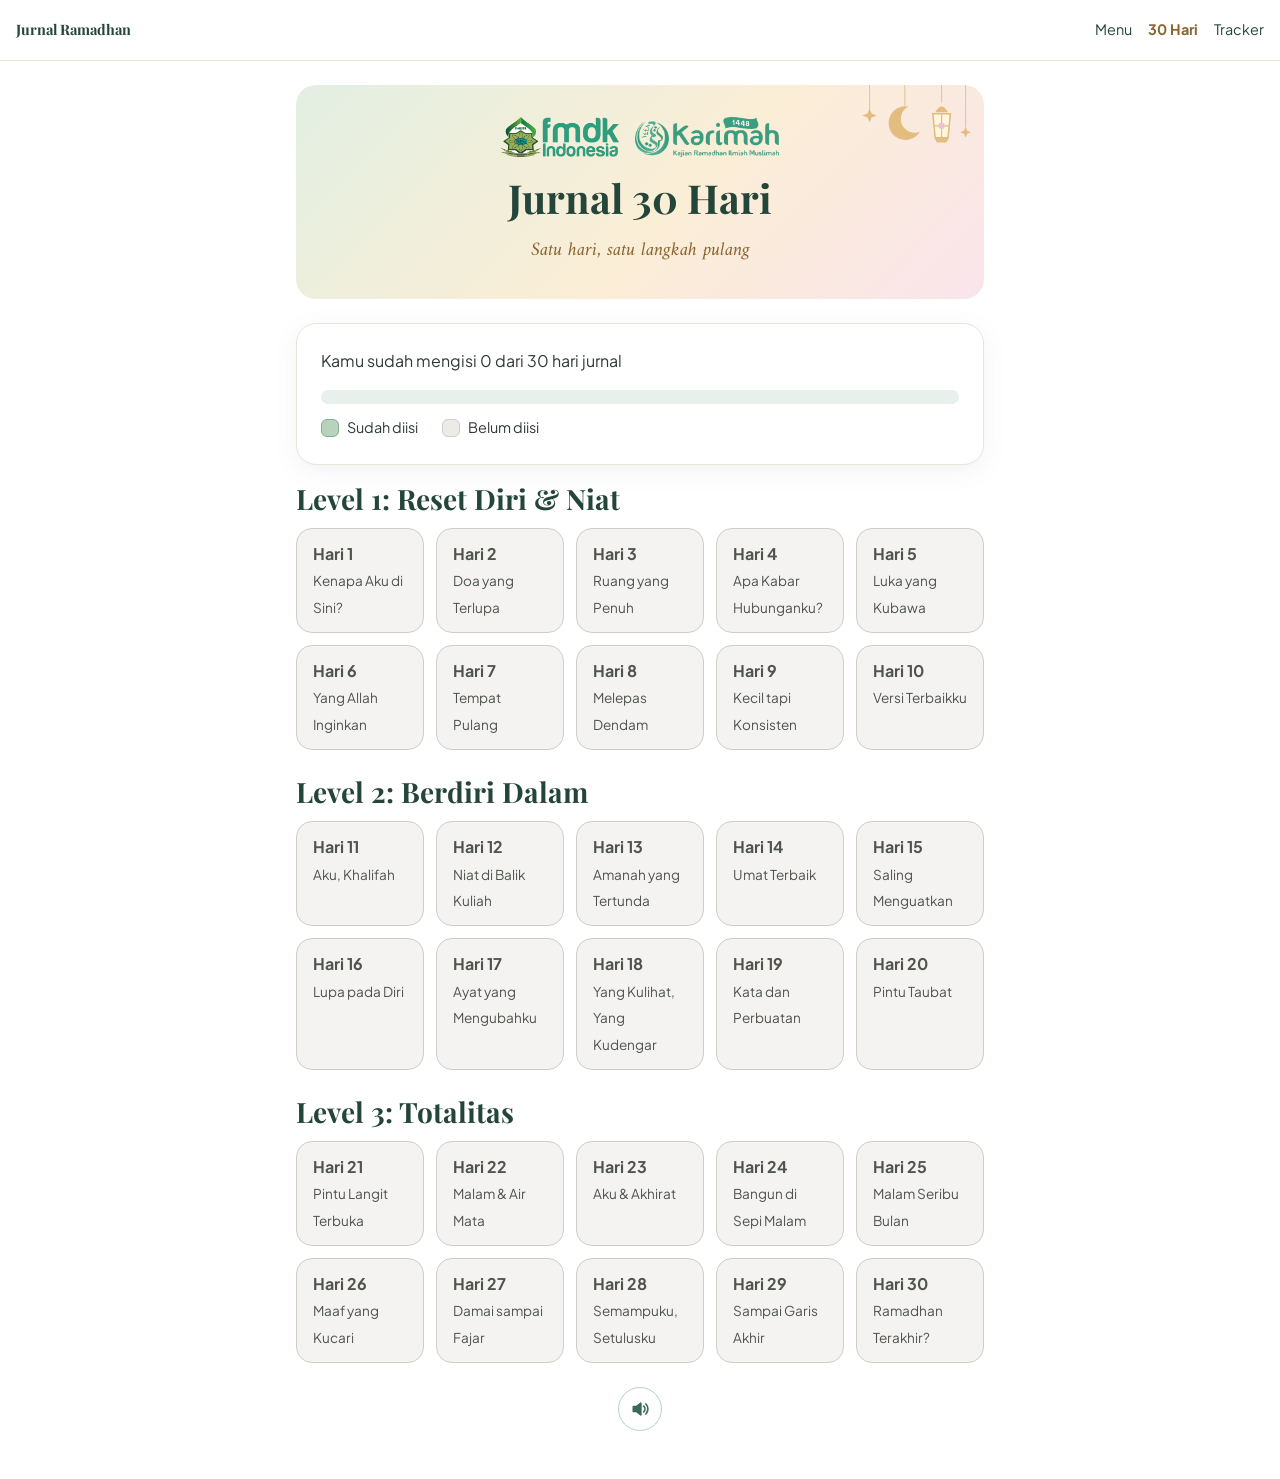
<file: jurnal/index.html>
<!DOCTYPE html>
<html lang="id">
<head>
  <meta charset="UTF-8">
  <meta name="viewport" content="width=device-width, initial-scale=1, viewport-fit=cover">
  <title>Jurnal 30 Hari | Jurnal Ramadhan 1448 H</title>
  <meta name="theme-color" content="#ffffff">
  <link rel="stylesheet" href="../style.css">
  <link rel="stylesheet" href="../print.css">
  <style>
    /* Gaya khusus daftar 30 hari */
    .keterangan {
      display: flex;
      flex-wrap: wrap;
      gap: var(--space-2) var(--space-5);
      margin: var(--space-3) 0 0;
      font-size: 0.9rem;
    }

    .keterangan span { display: inline-flex; align-items: center; gap: var(--space-2); }

    .keterangan i {
      width: 18px;
      height: 18px;
      border-radius: 6px;
      background: #ecebe8;
      border: 1.5px solid #cfcdc7;
    }

    .keterangan .contoh-terisi { border-color: #86ae92; background: var(--sage); }

    .daftar {
      display: grid;
      grid-template-columns: repeat(auto-fill, minmax(140px, 1fr));
      gap: var(--space-3);
      margin: 0 0 var(--space-5);
      padding: 0;
      list-style: none;
    }

    @media (min-width: 720px) {
      .daftar { grid-template-columns: repeat(5, 1fr); }
    }

    /* Belum diisi: abu-abu */
    .tombol-hari {
      display: block;
      height: 100%;
      min-height: 72px;
      padding: var(--space-3) var(--space-4);
      border: 1.5px solid #cfcdc7;
      border-radius: 16px;
      background: #f4f3f1;
      color: #4f544f;
      text-decoration: none;
    }

    .tombol-hari:hover { border-color: var(--green-mid); }
    .tombol-hari strong { display: block; }
    .tombol-hari small { font-size: 0.85rem; }

    /* Sudah diisi: hijau dan bertanda centang */
    .tombol-hari.terisi {
      border-color: #86ae92;
      background: var(--sage);
      color: var(--green-deep);
    }

    .tombol-hari.terisi strong::after { content: " \2713"; }

    @media print {
      .daftar { grid-template-columns: repeat(5, 1fr); gap: 1.5mm; margin-bottom: 3mm; }
      .tombol-hari { min-height: 0; padding: 1.5mm; font-size: 7.5pt; border-radius: 2mm; }
      .tombol-hari small { display: block; font-size: 6.5pt; line-height: 1.25; }
      .card { padding: 2.5mm 3mm; margin-bottom: 3mm; }
      .card p { margin: 0 0 1mm; font-size: 8.5pt; }
      .card .keterangan { margin: 1.5mm 0 0; }
      h2 { margin-bottom: 1.5mm; font-size: 11pt; }
    }
  </style>
</head>
<body>
  <nav class="nav-bar" aria-label="Navigasi utama">
    <a class="nav-title" href="../index.html">Jurnal Ramadhan</a>
    <a href="../menu.html">Menu</a>
    <a href="index.html" aria-current="page">30 Hari</a>
    <a href="../tracker.html">Tracker</a>
  </nav>

  <main class="page">
    <header class="page-header page-header-hias">
      <div class="logo-bar">
        <img src="../assets/logo-fmdki.png" alt="Logo FMDKI">
        <img src="../assets/logo-karimah.png" alt="Logo KARIMAH">
      </div>
      <h1>Jurnal 30 Hari</h1>
      <p class="quote">Satu hari, satu langkah pulang</p>
    </header>

    <section class="card">
      <p id="teksProgres"></p>
      <progress class="progress" id="batangProgres" value="0" max="30" aria-labelledby="teksProgres"></progress>
      <p class="keterangan">
        <span><i class="contoh-terisi"></i>Sudah diisi</span>
        <span><i></i>Belum diisi</span>
      </p>
    </section>

    <!-- Daftar per level dibuat JavaScript -->
    <div id="semuaLevel"></div>
  </main>

  <script src="../transisi.js"></script>
  <script src="data.js"></script>
  <script src="../storage.js"></script>
  <script>
    const tempat = document.getElementById("semuaLevel");

    /* 1. Membuat daftar dari data.js */
    Object.keys(LEVEL).forEach(function (nomor) {
      const level = LEVEL[nomor];
      const judul = document.createElement("h2");
      judul.textContent = "Level " + nomor + ": " + level.nama;
      const daftar = document.createElement("ol");
      daftar.className = "daftar";

      for (let hari = level.dari; hari <= level.sampai; hari++) {
        const li = document.createElement("li");
        const link = document.createElement("a");
        link.className = "tombol-hari";
        link.href = "template.html?hari=" + hari;
        link.dataset.hari = hari;
        const tebal = document.createElement("strong");
        tebal.textContent = "Hari " + hari;
        const kecil = document.createElement("small");
        kecil.textContent = JURNAL[hari].judul;
        link.append(tebal, kecil);
        li.appendChild(link);
        daftar.appendChild(li);
      }
      tempat.append(judul, daftar);
    });

    /* 2. Mewarnai sesuai isian di localStorage */
    function tampilkan() {
      document.querySelectorAll(".tombol-hari").forEach(function (link) {
        const hari = Number(link.dataset.hari);
        const terisi = jurnalTerisi(hari);
        link.classList.toggle("terisi", terisi);
        link.setAttribute("aria-label",
          "Hari " + hari + ", " + JURNAL[hari].judul + ", " + (terisi ? "sudah diisi" : "belum diisi"));
      });
      const jumlah = jumlahHariTerisi();
      document.getElementById("teksProgres").textContent =
        "Kamu sudah mengisi " + jumlah + " dari " + JUMLAH_HARI + " hari jurnal";
      document.getElementById("batangProgres").value = jumlah;
    }

    window.addEventListener("pageshow", tampilkan);
    window.addEventListener("storage", tampilkan);
  </script>
</body>
</html>
</file>
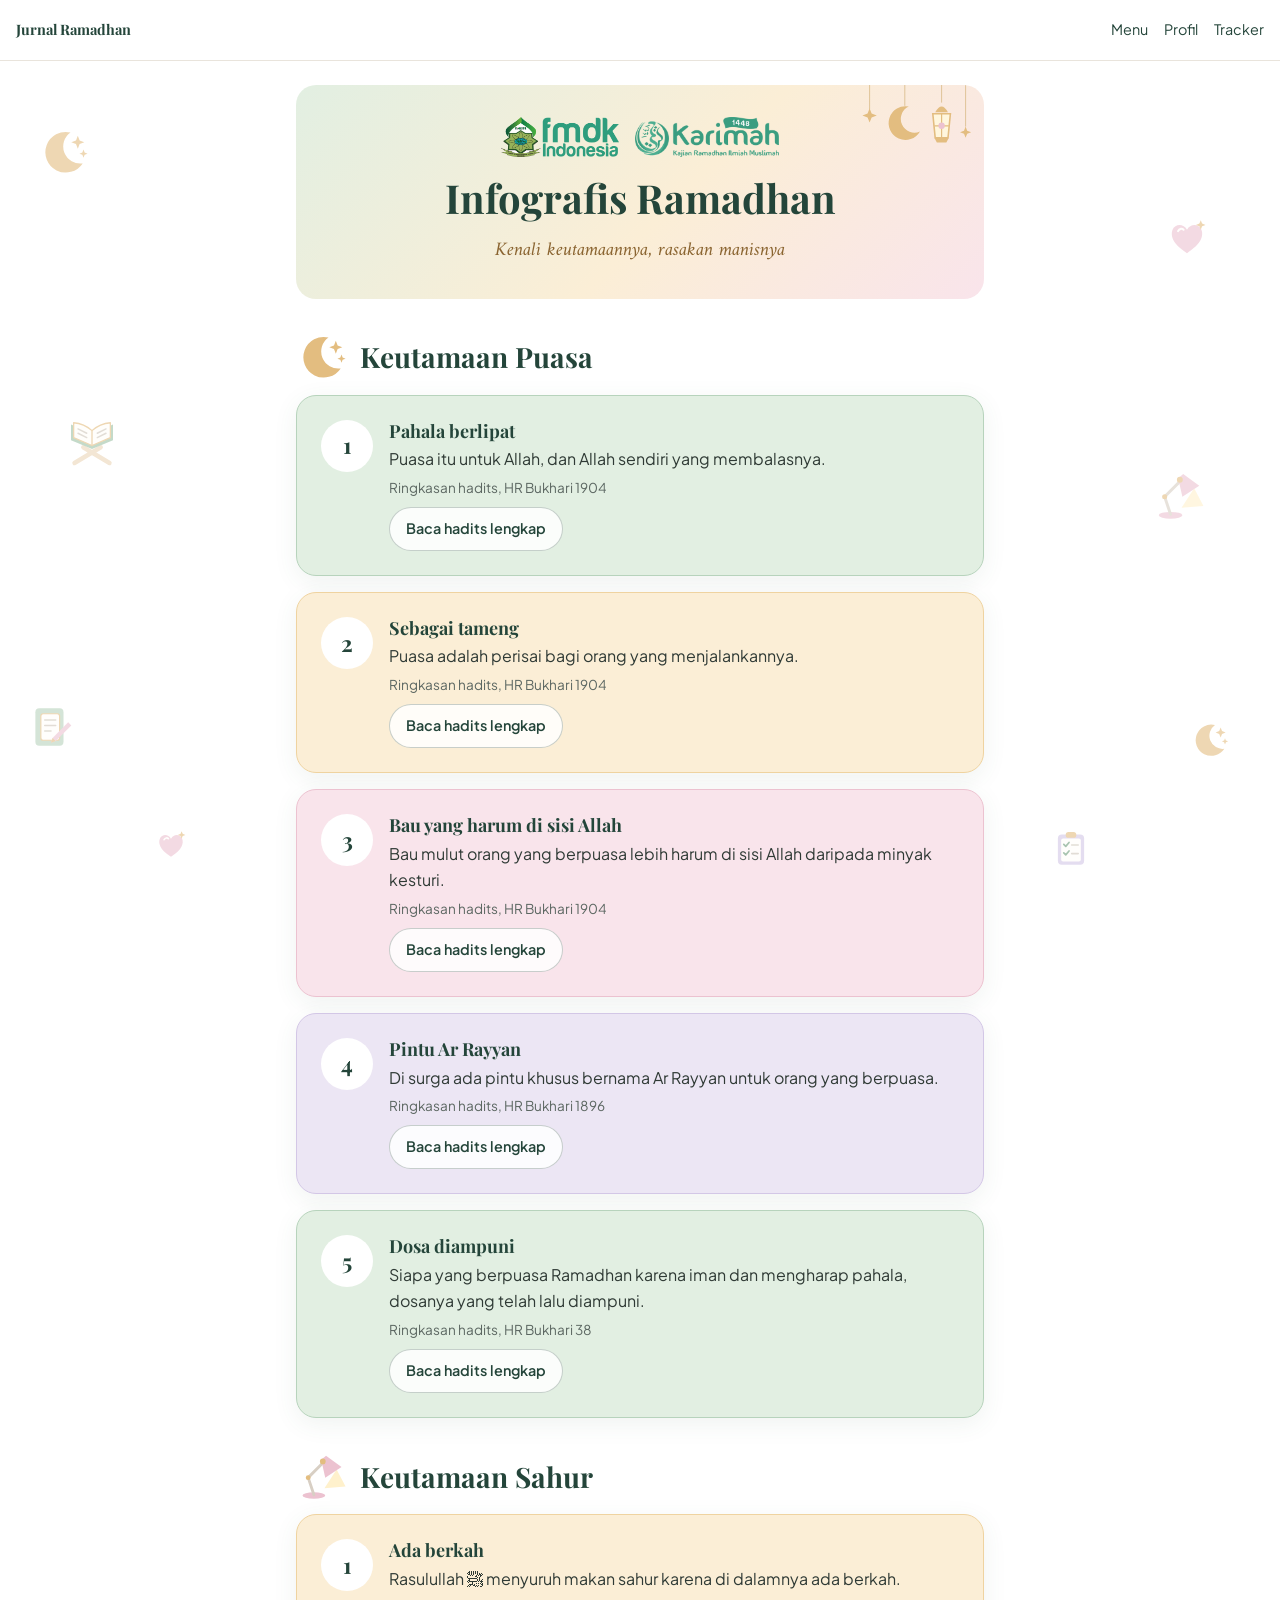
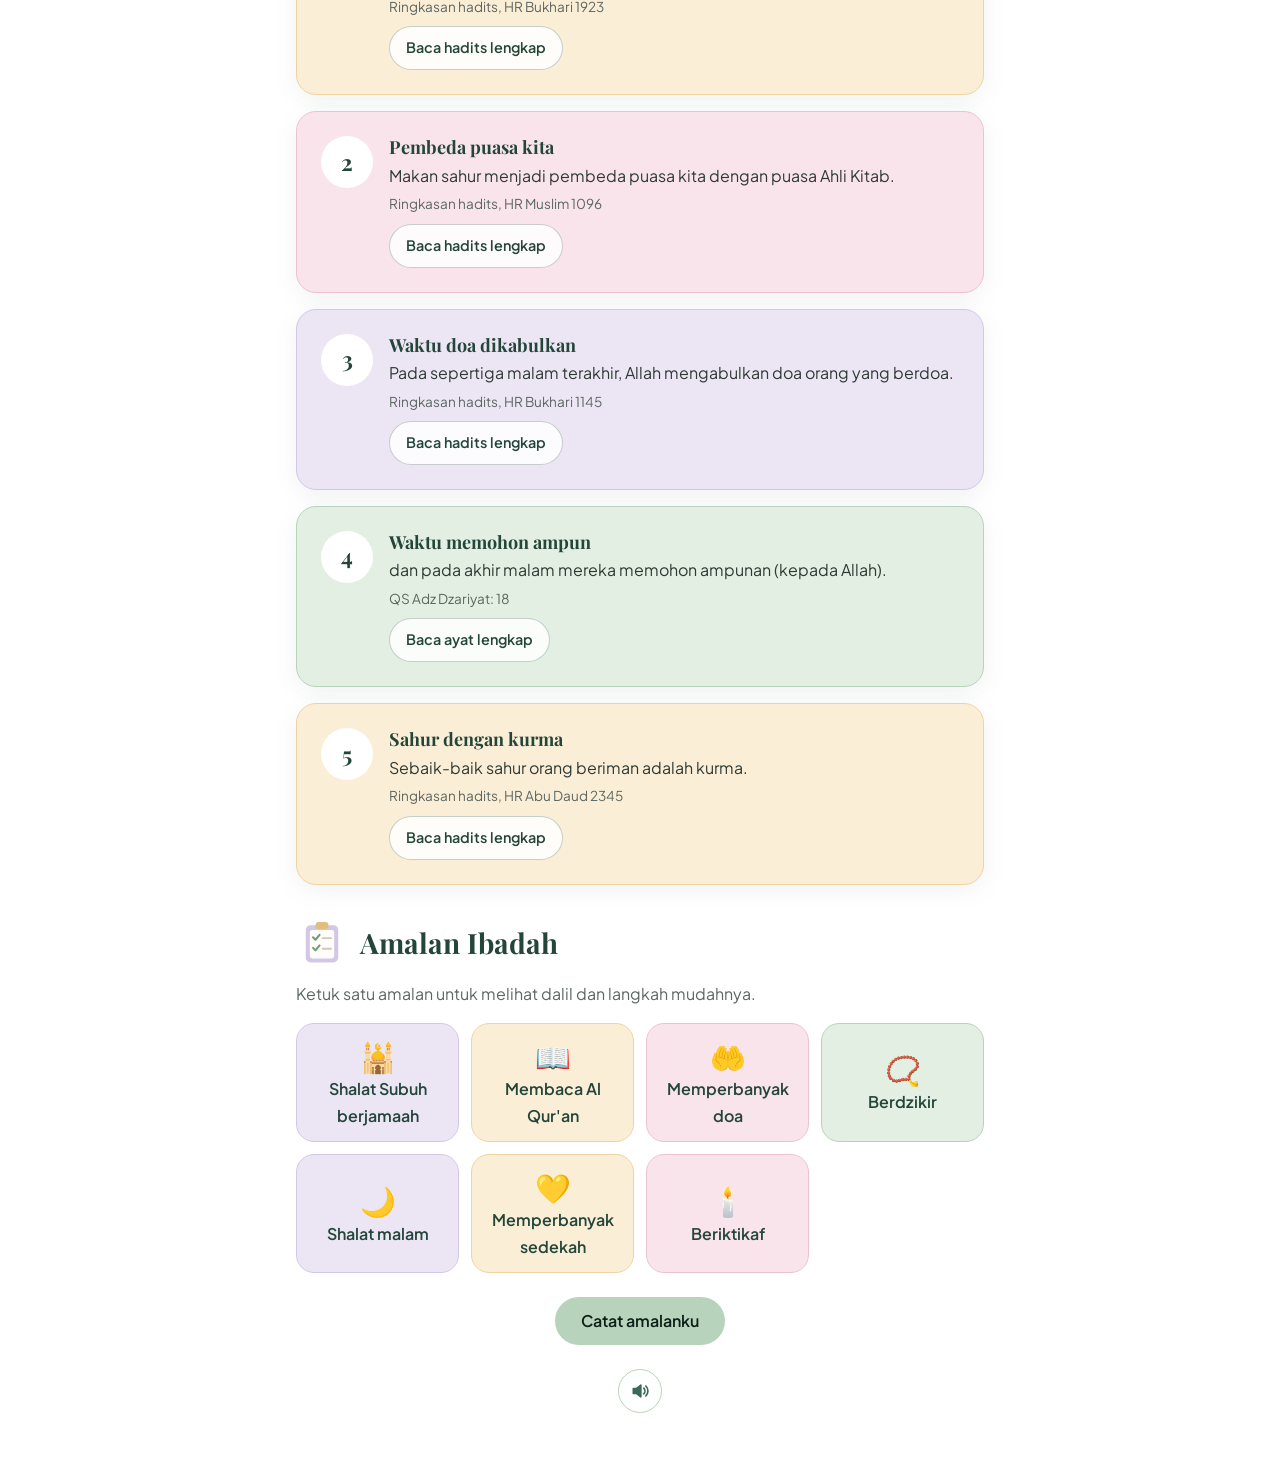
<file: infografis.html>
<!DOCTYPE html>
<html lang="id">
<head>
  <meta charset="UTF-8">
  <meta name="viewport" content="width=device-width, initial-scale=1, viewport-fit=cover">
  <title>Infografis | Jurnal Ramadhan 1448 H</title>
  <meta name="theme-color" content="#ffffff">
  <link rel="stylesheet" href="style.css">
  <link rel="stylesheet" href="print.css">
  <style>
    @font-face {
      font-family: "Uthmanic Hafs";
      src: url("https://verses.quran.foundation/fonts/quran/hafs/uthmanic_hafs/UthmanicHafs1Ver18.woff2") format("woff2");
      font-display: swap;
    }

    /* Gaya khusus infografis */
    .judul-info {
      display: flex;
      align-items: center;
      gap: var(--space-3);
      margin: var(--space-6) 0 var(--space-3);
    }

    .judul-info img { width: 52px; height: 52px; animation: goyang-info 4s ease-in-out infinite alternate; }
    .judul-info h2 { margin: 0; }

    @keyframes goyang-info {
      from { transform: rotate(-5deg); }
      to { transform: rotate(5deg) translateY(-4px); }
    }

    .poin {
      display: grid;
      grid-template-columns: 52px 1fr;
      gap: var(--space-4);
      align-items: start;
    }

    .nomor {
      display: flex;
      align-items: center;
      justify-content: center;
      width: 52px;
      height: 52px;
      border-radius: 50%;
      background: #ffffff;
      color: var(--green);
      font-family: var(--font-display);
      font-size: 1.4rem;
      font-weight: 700;
    }

    .poin h3 { margin-bottom: var(--space-1); }
    .poin p { margin-bottom: var(--space-1); }
    .sumber { color: var(--text-soft); font-size: 0.85rem; }

    .buka-dalil {
      min-height: 44px;
      margin-top: var(--space-1);
      padding: 0 var(--space-4);
      border: 1.5px solid rgba(36, 69, 58, 0.25);
      border-radius: 999px;
      background: rgba(255, 255, 255, 0.85);
      color: var(--green);
      font: inherit;
      font-size: 0.9rem;
      font-weight: 600;
      cursor: pointer;
    }

    .buka-dalil:hover { background: #ffffff; }

    .amalan {
      display: grid;
      grid-template-columns: repeat(auto-fit, minmax(min(150px, 100%), 1fr));
      gap: var(--space-3);
      margin: 0;
      padding: 0;
      list-style: none;
    }

    .amalan button {
      width: 100%;
      height: 100%;
      min-height: 112px;
      padding: var(--space-3);
      border: 1.5px solid var(--lav);
      border-radius: 18px;
      background: var(--lav-light);
      color: var(--green);
      font: inherit;
      font-weight: 600;
      cursor: pointer;
      transition: transform 0.25s ease;
    }

    .amalan button:hover { transform: translateY(-4px); }
    .amalan li:nth-child(4n + 2) button { border-color: var(--honey); background: var(--honey-light); }
    .amalan li:nth-child(4n + 3) button { border-color: var(--rose); background: var(--rose-light); }
    .amalan li:nth-child(4n) button { border-color: var(--sage); background: var(--sage-light); }
    .amalan b { display: block; font-size: 1.8rem; font-weight: 400; line-height: 1.4; }

    /* --- Pop up di tengah layar --- */
    .popup {
      width: min(600px, calc(100% - 24px));
      max-height: calc(100% - 32px);
      padding: 0;
      border: 0;
      border-radius: 26px;
      background: #ffffff;
      color: var(--text);
      box-shadow: 0 24px 70px rgba(63, 102, 80, 0.28);
      overflow: hidden;
    }

    .popup[open] { display: flex; flex-direction: column; animation: popup-masuk 0.38s cubic-bezier(0.2, 0.9, 0.3, 1.15); }
    .popup::backdrop { background: rgba(244, 238, 246, 0.78); animation: redup 0.38s ease; }
    .popup.menutup { opacity: 0; transform: translateY(18px) scale(0.96); transition: opacity 0.22s ease, transform 0.22s ease; }

    @keyframes popup-masuk { from { opacity: 0; transform: translateY(34px) scale(0.92); } }
    @keyframes redup { from { opacity: 0; } }

    .popup-atas {
      display: flex;
      align-items: center;
      justify-content: space-between;
      gap: var(--space-3);
      padding: var(--space-4) var(--space-3) var(--space-4) var(--space-5);
      background: linear-gradient(120deg, var(--warna-1), var(--warna-2));
    }

    .popup-atas h2 { margin: 0; font-size: 1.3rem; }
    .popup-atas p { margin: 0; font-size: 0.9rem; font-weight: 600; }

    .tutup {
      flex: none;
      width: 44px;
      height: 44px;
      border: 0;
      border-radius: 50%;
      background: rgba(255, 255, 255, 0.7);
      color: var(--green);
      font: inherit;
      font-size: 1.5rem;
      line-height: 1;
      cursor: pointer;
    }

    .popup-isi { flex: 1; min-height: 0; padding: var(--space-5); overflow-y: auto; overscroll-behavior: contain; scrollbar-width: thin; outline: none; }

    .popup-arab {
      margin: 0 0 var(--space-4);
      padding: var(--space-4);
      border: 2px solid var(--warna-1);
      border-radius: 18px;
      background: #fffdf8;
      font-family: "Amiri", "Scheherazade New", "Noto Naskh Arabic", "Traditional Arabic", serif;
      font-size: clamp(1.3rem, 4.6vw, 1.6rem);
      line-height: 2.1;
      text-align: right;
    }

    .popup-arab.ayat { font-family: "Uthmanic Hafs", "Amiri Quran", "Amiri", "Traditional Arabic", serif; text-align: center; }

    .label-isi { margin: 0 0 var(--space-1); color: var(--accent); font-size: 0.85rem; font-weight: 700; }
    .popup-sanad { color: var(--text-soft); font-size: 0.95rem; }
    .popup-sanad strong { color: var(--green); }
    .popup-catatan { padding: var(--space-3); border-radius: 14px; background: var(--honey-light); font-size: 0.9rem; }
    .derajat { display: inline-block; margin: 0 0 var(--space-3); padding: 4px var(--space-3); border-radius: 999px; background: var(--sage-light); color: var(--green); font-size: 0.85rem; font-weight: 600; }
    .asal { margin: 0; color: var(--text-soft); font-size: 0.8rem; }
    .langkah-mudah { margin: 0 0 var(--space-4); padding-left: 1.3em; }
    .langkah-mudah li { margin-bottom: var(--space-1); }
    .target { padding: var(--space-3) var(--space-4); border-radius: 16px; background: linear-gradient(120deg, var(--warna-1), var(--warna-2)); }
    .target strong { display: block; }
    .popup-aksi { text-align: center; }

    @media (max-width: 480px) { .popup-isi { padding: var(--space-4); } }

    /* Kartu muncul pelan saat digulir (kelas .menunggu dipasang JavaScript) */
    .muncul { transition: opacity 0.6s ease, transform 0.6s ease; }
    .muncul.menunggu { opacity: 0; transform: translateY(26px); }

    @media print {
      .muncul.menunggu { opacity: 1; transform: none; }
      .judul-info { margin: 3mm 0 2mm; }
      .judul-info img { width: 9mm; height: 9mm; animation: none; }
      .journal-page .judul-info:first-child { margin-top: 0; }
      .card { padding: 2.5mm 3mm; margin-bottom: 2mm; }
      .poin { grid-template-columns: 9mm 1fr; gap: 3mm; }
      .nomor { width: 9mm; height: 9mm; font-size: 11pt; }
      .poin h3 { margin-bottom: 0; font-size: 10pt; }
      .poin p { margin-bottom: 0; font-size: 8.5pt; line-height: 1.35; }
      .poin p.sumber { font-size: 7.5pt; }
      .amalan { grid-template-columns: repeat(4, 1fr); gap: 2mm; }
      .amalan button { display: block !important; min-height: 0; padding: 1.5mm; border-radius: 3mm; font-size: 8pt; }
      .amalan li { break-inside: avoid; }
      .popup { display: none !important; }
      .amalan b { font-size: 13pt; }
    }
  </style>
</head>
<body data-aksen>
  <nav class="nav-bar" aria-label="Navigasi utama">
    <a class="nav-title" href="index.html">Jurnal Ramadhan</a>
    <a href="menu.html">Menu</a>
    <a href="profil.html">Profil</a>
    <a href="tracker.html">Tracker</a>
  </nav>

  <main class="page">
    <section class="journal-page">
      <header class="page-header page-header-hias">
        <div class="logo-bar">
          <img src="assets/logo-fmdki.png" alt="Logo FMDKI">
          <img src="assets/logo-karimah.png" alt="Logo KARIMAH">
        </div>
        <h1>Infografis Ramadhan</h1>
        <p class="quote">Kenali keutamaannya, rasakan manisnya</p>
      </header>

      <div class="judul-info"><img src="assets/ikon-bulan.svg" alt=""><h2>Keutamaan Puasa</h2></div>

      <article class="card card-green poin muncul"><span class="nomor">1</span><div>
        <h3>Pahala berlipat</h3>
        <p>Puasa itu untuk Allah, dan Allah sendiri yang membalasnya.</p>
        <p class="sumber">Ringkasan hadits, HR Bukhari 1904</p>
        <button class="buka-dalil" type="button" data-dalil="b1904">Baca hadits lengkap</button>
      </div></article>
      <article class="card card-gold poin muncul"><span class="nomor">2</span><div>
        <h3>Sebagai tameng</h3>
        <p>Puasa adalah perisai bagi orang yang menjalankannya.</p>
        <p class="sumber">Ringkasan hadits, HR Bukhari 1904</p>
        <button class="buka-dalil" type="button" data-dalil="b1904">Baca hadits lengkap</button>
      </div></article>
      <article class="card card-rose poin muncul"><span class="nomor">3</span><div>
        <h3>Bau yang harum di sisi Allah</h3>
        <p>Bau mulut orang yang berpuasa lebih harum di sisi Allah daripada minyak kesturi.</p>
        <p class="sumber">Ringkasan hadits, HR Bukhari 1904</p>
        <button class="buka-dalil" type="button" data-dalil="b1904">Baca hadits lengkap</button>
      </div></article>
      <article class="card card-lav poin muncul"><span class="nomor">4</span><div>
        <h3>Pintu Ar Rayyan</h3>
        <p>Di surga ada pintu khusus bernama Ar Rayyan untuk orang yang berpuasa.</p>
        <p class="sumber">Ringkasan hadits, HR Bukhari 1896</p>
        <button class="buka-dalil" type="button" data-dalil="b1896">Baca hadits lengkap</button>
      </div></article>
      <article class="card card-green poin muncul"><span class="nomor">5</span><div>
        <h3>Dosa diampuni</h3>
        <p>Siapa yang berpuasa Ramadhan karena iman dan mengharap pahala, dosanya yang telah lalu diampuni.</p>
        <p class="sumber">Ringkasan hadits, HR Bukhari 38</p>
        <button class="buka-dalil" type="button" data-dalil="b38">Baca hadits lengkap</button>
      </div></article>
    </section>

    <section class="journal-page">
      <div class="judul-info"><img src="assets/ikon-lampu.svg" alt=""><h2>Keutamaan Sahur</h2></div>

      <article class="card card-gold poin muncul"><span class="nomor">1</span><div>
        <h3>Ada berkah</h3>
        <p>Rasulullah ﷺ menyuruh makan sahur karena di dalamnya ada berkah.</p>
        <p class="sumber">Ringkasan hadits, HR Bukhari 1923</p>
        <button class="buka-dalil" type="button" data-dalil="b1923">Baca hadits lengkap</button>
      </div></article>
      <article class="card card-rose poin muncul"><span class="nomor">2</span><div>
        <h3>Pembeda puasa kita</h3>
        <p>Makan sahur menjadi pembeda puasa kita dengan puasa Ahli Kitab.</p>
        <p class="sumber">Ringkasan hadits, HR Muslim 1096</p>
        <button class="buka-dalil" type="button" data-dalil="m1096">Baca hadits lengkap</button>
      </div></article>
      <article class="card card-lav poin muncul"><span class="nomor">3</span><div>
        <h3>Waktu doa dikabulkan</h3>
        <p>Pada sepertiga malam terakhir, Allah mengabulkan doa orang yang berdoa.</p>
        <p class="sumber">Ringkasan hadits, HR Bukhari 1145</p>
        <button class="buka-dalil" type="button" data-dalil="b1145">Baca hadits lengkap</button>
      </div></article>
      <article class="card card-green poin muncul"><span class="nomor">4</span><div>
        <h3>Waktu memohon ampun</h3>
        <p>dan pada akhir malam mereka memohon ampunan (kepada Allah).</p>
        <p class="sumber">QS Adz Dzariyat: 18</p>
        <button class="buka-dalil" type="button" data-dalil="q51">Baca ayat lengkap</button>
      </div></article>
      <article class="card card-gold poin muncul"><span class="nomor">5</span><div>
        <h3>Sahur dengan kurma</h3>
        <p>Sebaik-baik sahur orang beriman adalah kurma.</p>
        <p class="sumber">Ringkasan hadits, HR Abu Daud 2345</p>
        <button class="buka-dalil" type="button" data-dalil="a2345">Baca hadits lengkap</button>
      </div></article>

      <div class="judul-info"><img src="assets/ikon-ceklis.svg" alt=""><h2>Amalan Ibadah</h2></div>
      <p class="text-soft no-print">Ketuk satu amalan untuk melihat dalil dan langkah mudahnya.</p>
      <!-- Dibuat JavaScript dari AMALAN di infografis-data.js -->
      <ul class="amalan" id="daftarAmalan"></ul>
      <p class="aksi no-print" style="margin-top:24px;text-align:center"><a class="btn-primary" href="tracker.html">Catat amalanku</a></p>
    </section>
  </main>

  <!-- Pop up: isinya dari infografis-data.js, jadi tidak perlu membuka situs lain -->
  <dialog class="popup" id="popup" aria-labelledby="popupJudul">
    <div class="popup-atas">
      <div><h2 id="popupJudul"></h2><p id="popupSumber"></p></div>
      <button class="tutup" type="button" id="popupTutup" aria-label="Tutup">&times;</button>
    </div>
    <div class="popup-isi" id="popupIsi" tabindex="0"></div>
  </dialog>

  <script src="transisi.js"></script>
  <script src="infografis-data.js"></script>
  <script>
    const popup = document.getElementById("popup");
    const popupIsi = document.getElementById("popupIsi");
    const tanpaGerak = window.matchMedia("(prefers-reduced-motion: reduce)").matches;
    const WARNA = {
      "card-green": ["#b7d3bc", "#e2efe2"], "card-gold": ["#efd3a0", "#fbeed6"],
      "card-rose": ["#ecc2d0", "#f9e4eb"], "card-lav": ["#d3c7e6", "#ece6f4"]
    };

    function tambah(induk, tag, kelas, teks) {
      const e = document.createElement(tag);
      if (kelas) e.className = kelas;
      if (teks) e.textContent = teks;
      induk.appendChild(e);
      return e;
    }

    /* Nama perawi di data ditandai [kurung siku]; di layar dibuat tebal */
    function tulisSanad(induk, sanad) {
      sanad.split(/\[([^\]]+)\]/).forEach(function (bagian, i) {
        if (i % 2) tambah(induk, "strong", "", bagian);
        else induk.append(bagian);
      });
    }

    function tulisDalil(kunci) {
      const d = DALIL[kunci], ayat = d.jenis === "ayat";
      const arab = tambah(popupIsi, "p", "popup-arab" + (ayat ? " ayat" : ""), d.arab);
      arab.lang = "ar";
      arab.dir = "rtl";
      if (d.sanad) {
        tambah(popupIsi, "p", "label-isi", "Sanad");
        tulisSanad(tambah(popupIsi, "p", "popup-sanad"), d.sanad);
      }
      tambah(popupIsi, "p", "label-isi", "Terjemahan");
      tambah(popupIsi, "p", "", d.arti);
      if (d.catatan) tambah(popupIsi, "p", "popup-catatan", "Catatan: " + d.catatan);
      if (d.derajat) tambah(popupIsi, "p", "derajat", d.derajat);
      return ayat ? "" : "Teks Arab, sanad, dan terjemahan diambil dari database hadits digital";
    }

    function bukaPopup(judul, sumber, warna, tulisIsi) {
      popup.style.setProperty("--warna-1", warna[0]);
      popup.style.setProperty("--warna-2", warna[1]);
      document.getElementById("popupJudul").textContent = judul;
      document.getElementById("popupSumber").textContent = sumber;
      popupIsi.textContent = "";
      tulisIsi();
      popup.classList.remove("menutup");
      popup.showModal();
      popupIsi.scrollTop = 0;
      popupIsi.focus({ preventScroll: true });
      document.documentElement.style.overflow = "hidden"; // halaman di belakang tidak ikut bergulir
      Suara.kertas();
    }

    function tutupPopup() {
      if (!popup.open || popup.classList.contains("menutup")) return;
      popup.classList.add("menutup");
      setTimeout(function () { popup.close(); }, tanpaGerak ? 0 : 220);
    }

    document.getElementById("popupTutup").addEventListener("click", tutupPopup);
    popup.addEventListener("click", function (e) { if (e.target === popup) tutupPopup(); });
    popup.addEventListener("cancel", function (e) { e.preventDefault(); tutupPopup(); }); // tombol Esc
    popup.addEventListener("close", function () {
      popup.classList.remove("menutup");
      document.documentElement.style.overflow = "";
    });

    /* Tombol "Baca hadits lengkap" */
    document.querySelectorAll(".buka-dalil").forEach(function (tombol) {
      tombol.addEventListener("click", function () {
        const kartu = tombol.closest(".card");
        const kelas = Object.keys(WARNA).find(function (k) { return kartu.classList.contains(k); });
        const kunci = tombol.dataset.dalil;
        bukaPopup(kartu.querySelector("h3").textContent, DALIL[kunci].sumber, WARNA[kelas], function () {
          const asal = tulisDalil(kunci);
          if (asal) tambah(popupIsi, "p", "asal", asal);
        });
      });
    });

    /* Kartu amalan ibadah */
    const URUTAN_WARNA = ["card-lav", "card-gold", "card-rose", "card-green"];
    AMALAN.forEach(function (a, i) {
      const li = tambah(document.getElementById("daftarAmalan"), "li", "muncul");
      const tombol = tambah(li, "button");
      tombol.type = "button";
      tambah(tombol, "b", "", a.ikon).setAttribute("aria-hidden", "true");
      tombol.append(a.judul);
      tombol.addEventListener("click", function () {
        bukaPopup(a.ikon + " " + a.judul, DALIL[a.dalil].sumber, WARNA[URUTAN_WARNA[i % 4]], function () {
          const asal = tulisDalil(a.dalil);
          tambah(popupIsi, "p", "label-isi", "Cara mudah memulai");
          const ol = tambah(popupIsi, "ol", "langkah-mudah");
          a.langkah.forEach(function (l) { tambah(ol, "li", "", l); });
          const target = tambah(popupIsi, "p", "target");
          tambah(target, "strong", "", "Target kecil hari ini");
          target.append(a.target);
          const aksi = tambah(popupIsi, "p", "popup-aksi");
          tambah(aksi, "a", "btn-primary", "Catat di tracker").href = "tracker.html";
          if (asal) tambah(popupIsi, "p", "asal", asal);
        });
      });
    });

    /* Kartu muncul satu per satu saat masuk layar */
    if ("IntersectionObserver" in window && !tanpaGerak) {
      const pengamat = new IntersectionObserver(function (daftar) {
        daftar.forEach(function (d) {
          if (!d.isIntersecting) return;
          d.target.classList.remove("menunggu");
          pengamat.unobserve(d.target);
        });
      }, { rootMargin: "0px 0px -6% 0px" });
      document.querySelectorAll(".muncul").forEach(function (k) {
        k.classList.add("menunggu");
        pengamat.observe(k);
      });
    }
  </script>
</body>
</html>
</file>
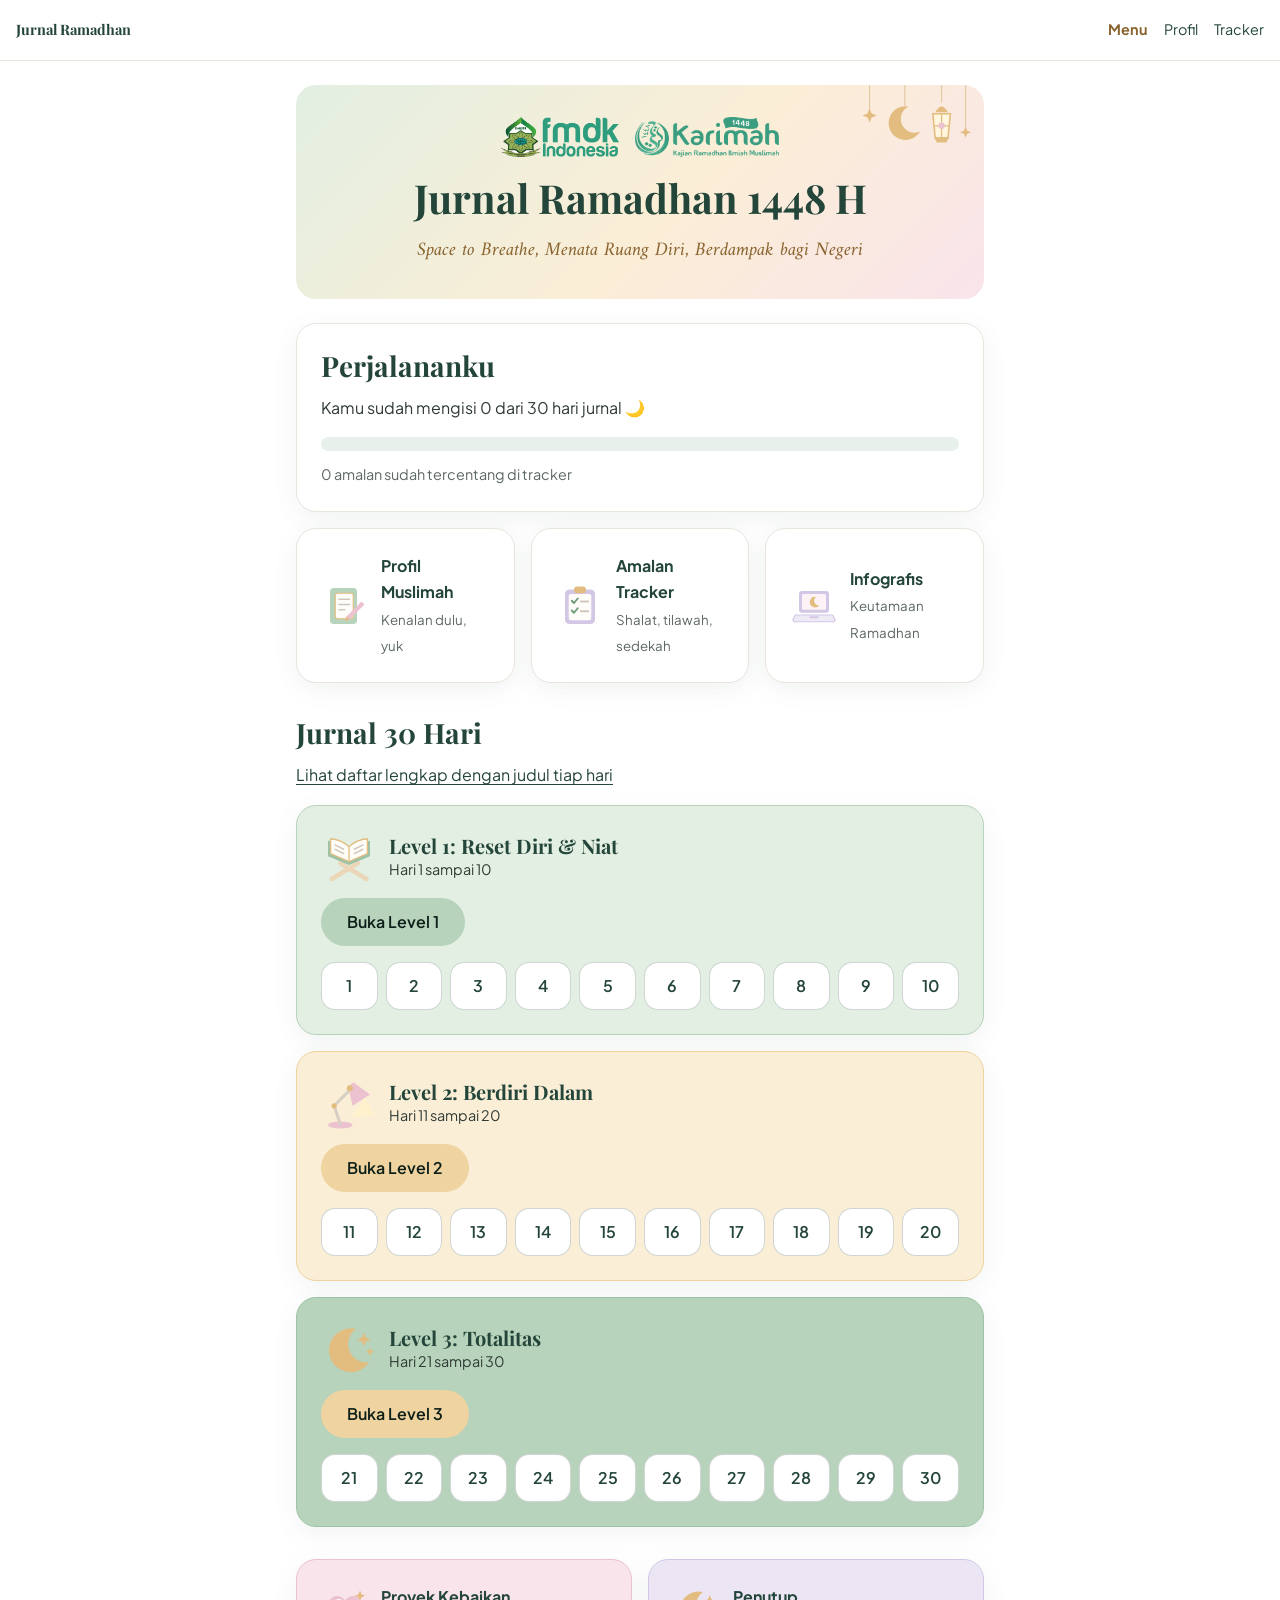
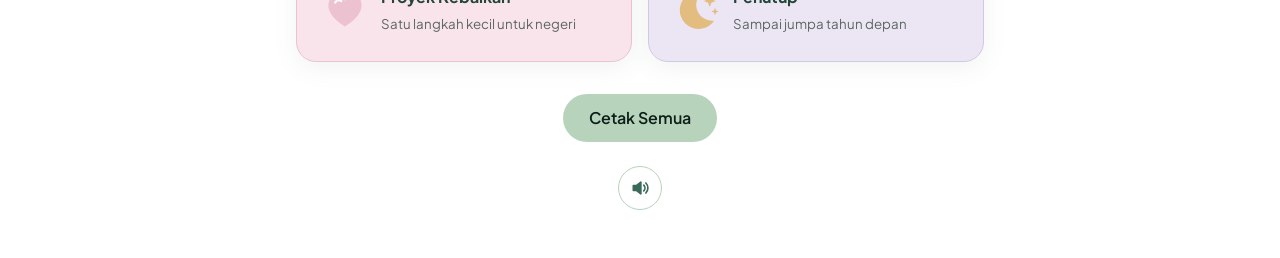
<file: menu.html>
<!DOCTYPE html>
<html lang="id">
<head>
  <meta charset="UTF-8">
  <meta name="viewport" content="width=device-width, initial-scale=1, viewport-fit=cover">
  <title>Daftar Isi | Jurnal Ramadhan 1448 H</title>
  <meta name="theme-color" content="#ffffff">
  <link rel="stylesheet" href="style.css">
  <link rel="stylesheet" href="print.css">
  <style>
    /* Gaya khusus daftar isi */
    .teks-tracker { margin: var(--space-3) 0 0; font-size: 0.9rem; }
    .bagian { margin-top: var(--space-6); }

    /* Tiga kartu sejajar di laptop */
    .grid-awal { grid-template-columns: repeat(auto-fit, minmax(min(200px, 100%), 1fr)); }

    .level-judul {
      display: flex;
      align-items: center;
      gap: var(--space-3);
      margin-bottom: var(--space-3);
    }

    .level-judul img { flex: none; width: 56px; height: 56px; }
    .level-judul h3 { margin: 0; font-size: 1.25rem; }
    .level-judul p { margin: 0; font-size: 0.9rem; }

    .hari-grid {
      display: grid;
      grid-template-columns: repeat(auto-fill, minmax(52px, 1fr));
      gap: var(--space-2);
      margin: var(--space-4) 0 0;
      padding: 0;
      list-style: none;
    }

    .hari {
      display: flex;
      align-items: center;
      justify-content: center;
      min-height: 48px;
      border: 1.5px solid rgba(36, 69, 58, 0.22);
      border-radius: 14px;
      background: #ffffff;
      color: var(--green);
      font-weight: 600;
      text-decoration: none;
    }

    .hari:hover { border-color: var(--green-mid); }

    /* Sudah diisi: hijau dan bertanda centang, jadi tidak hanya beda warna */
    .hari.terisi {
      border-color: var(--green-mid);
      background: var(--green-mid);
      color: #ffffff;
    }

    .hari.terisi::after {
      content: "\2713";
      margin-left: 3px;
      font-size: 0.8em;
    }

    .aksi { margin-top: var(--space-6); text-align: center; }

    @media print {
      .bagian { margin-top: 4mm; }
      .card { padding: 3mm 4mm; }
      .level-judul { margin-bottom: 1mm; }
      .level-judul img { width: 9mm; height: 9mm; }
      .level-judul h3 { font-size: 12pt; }
      .hari-grid { grid-template-columns: repeat(10, 1fr); gap: 1.5mm; margin-top: 2mm; }
      .hari { min-height: 7mm; border-radius: 2mm; font-size: 8pt; }
    }
  </style>
</head>
<body>
  <nav class="nav-bar" aria-label="Navigasi utama">
    <a class="nav-title" href="index.html">Jurnal Ramadhan</a>
    <a href="menu.html" aria-current="page">Menu</a>
    <a href="profil.html">Profil</a>
    <a href="tracker.html">Tracker</a>
  </nav>

  <main class="page">
    <header class="page-header page-header-hias">
      <div class="logo-bar">
        <img src="assets/logo-fmdki.png" alt="Logo FMDKI">
        <img src="assets/logo-karimah.png" alt="Logo KARIMAH">
      </div>
      <h1>Jurnal Ramadhan 1448 H</h1>
      <p class="quote">Space to Breathe, Menata Ruang Diri, Berdampak bagi Negeri</p>
    </header>

    <section class="card" aria-labelledby="judulProgres">
      <h2 id="judulProgres">Perjalananku</h2>
      <p id="teksProgres">Kamu sudah mengisi 0 dari 30 hari jurnal 🌙</p>
      <progress class="progress" id="batangProgres" value="0" max="30" aria-labelledby="teksProgres"></progress>
      <p class="teks-tracker text-soft" id="teksTracker"></p>
    </section>

    <nav class="grid grid-awal no-print" aria-label="Halaman awal">
      <a class="card link-card" href="profil.html">
        <img src="assets/ikon-jurnal.svg" alt="">
        <span><strong>Profil Muslimah</strong><small>Kenalan dulu, yuk</small></span>
      </a>
      <a class="card link-card" href="tracker.html">
        <img src="assets/ikon-ceklis.svg" alt="">
        <span><strong>Amalan Tracker</strong><small>Shalat, tilawah, sedekah</small></span>
      </a>
      <a class="card link-card" href="infografis.html">
        <img src="assets/ikon-laptop.svg" alt="">
        <span><strong>Infografis</strong><small>Keutamaan Ramadhan</small></span>
      </a>
    </nav>

    <section class="bagian" aria-labelledby="judulLevel">
      <h2 id="judulLevel">Jurnal 30 Hari</h2>
      <p class="no-print"><a href="jurnal/index.html">Lihat daftar lengkap dengan judul tiap hari</a></p>

      <!-- Tombol hari dibuat JavaScript di dalam <ol data-dari data-sampai> -->
      <article class="card card-green">
        <div class="level-judul">
          <img src="assets/ikon-quran.svg" alt="">
          <div><h3>Level 1: Reset Diri &amp; Niat</h3><p>Hari 1 sampai 10</p></div>
        </div>
        <a class="btn-primary" href="bab1-visual.html">Buka Level 1</a>
        <ol class="hari-grid" data-dari="1" data-sampai="10"></ol>
      </article>

      <article class="card card-gold">
        <div class="level-judul">
          <img src="assets/ikon-lampu.svg" alt="">
          <div><h3>Level 2: Berdiri Dalam</h3><p>Hari 11 sampai 20</p></div>
        </div>
        <a class="btn-gold" href="bab2-visual.html">Buka Level 2</a>
        <ol class="hari-grid" data-dari="11" data-sampai="20"></ol>
      </article>

      <article class="card card-sage">
        <div class="level-judul">
          <img src="assets/ikon-bulan.svg" alt="">
          <div><h3>Level 3: Totalitas</h3><p>Hari 21 sampai 30</p></div>
        </div>
        <a class="btn-gold" href="bab3-visual.html">Buka Level 3</a>
        <ol class="hari-grid" data-dari="21" data-sampai="30"></ol>
      </article>
    </section>

    <nav class="grid bagian no-print" aria-label="Halaman akhir">
      <a class="card card-rose link-card" href="proyek-kebaikan.html">
        <img src="assets/ikon-hati.svg" alt="">
        <span><strong>Proyek Kebaikan</strong><small>Satu langkah kecil untuk negeri</small></span>
      </a>
      <a class="card card-lav link-card" href="penutup.html">
        <img src="assets/ikon-bulan.svg" alt="">
        <span><strong>Penutup</strong><small>Sampai jumpa tahun depan</small></span>
      </a>
    </nav>

    <p class="aksi"><button class="btn-primary" type="button" id="tombolCetak">Cetak Semua</button></p>
  </main>

  <!-- Diisi JavaScript saat tombol Cetak Semua diklik -->
  <div class="print-only" id="cetakan"></div>

  <script src="transisi.js"></script>
  <script src="jurnal/data.js"></script>
  <script src="storage.js"></script>
  <script src="lembar.js"></script>
  <script>
    /* 1. Membuat tombol hari di setiap level */
    document.querySelectorAll(".hari-grid").forEach(function (daftar) {
      const dari = Number(daftar.dataset.dari);
      const sampai = Number(daftar.dataset.sampai);
      for (let hari = dari; hari <= sampai; hari++) {
        const item = document.createElement("li");
        const link = document.createElement("a");
        link.className = "hari";
        link.href = "jurnal/template.html?hari=" + hari;
        link.textContent = hari;
        link.dataset.hari = hari;
        item.appendChild(link);
        daftar.appendChild(item);
      }
    });

    /* 2. Menampilkan kemajuan dari localStorage */
    function tampilkanProgres() {
      document.querySelectorAll(".hari").forEach(function (link) {
        const hari = link.dataset.hari;
        const terisi = jurnalTerisi(hari);
        link.classList.toggle("terisi", terisi);
        link.setAttribute("aria-label", "Hari " + hari + (terisi ? ", sudah diisi" : ", belum diisi"));
      });

      const jumlah = jumlahHariTerisi();
      document.getElementById("teksProgres").textContent =
        "Kamu sudah mengisi " + jumlah + " dari " + JUMLAH_HARI + " hari jurnal 🌙";
      document.getElementById("teksTracker").textContent =
        ringkasTracker().amalan + " amalan sudah tercentang di tracker";
      document.getElementById("batangProgres").value = jumlah;
    }

    // pageshow jalan saat halaman dibuka DAN saat kembali lewat tombol "back"
    window.addEventListener("pageshow", tampilkanProgres);
    // storage jalan saat jurnal diisi di tab lain
    window.addEventListener("storage", tampilkanProgres);

    /* 3. Cetak Semua: daftar isi + 30 lembar jurnal beserta jawabannya */
    const cetakan = document.getElementById("cetakan");

    document.getElementById("tombolCetak").addEventListener("click", function () {
      cetakan.textContent = "";
      for (let hari = 1; hari <= JUMLAH_HARI; hari++) buatLembarJurnal(hari, cetakan);
      window.print();
    });

    // Jadi Ctrl+P biasa hanya mencetak daftar isi
    kosongkanSetelahCetak(function () { cetakan.textContent = ""; });
  </script>
</body>
</html>
</file>
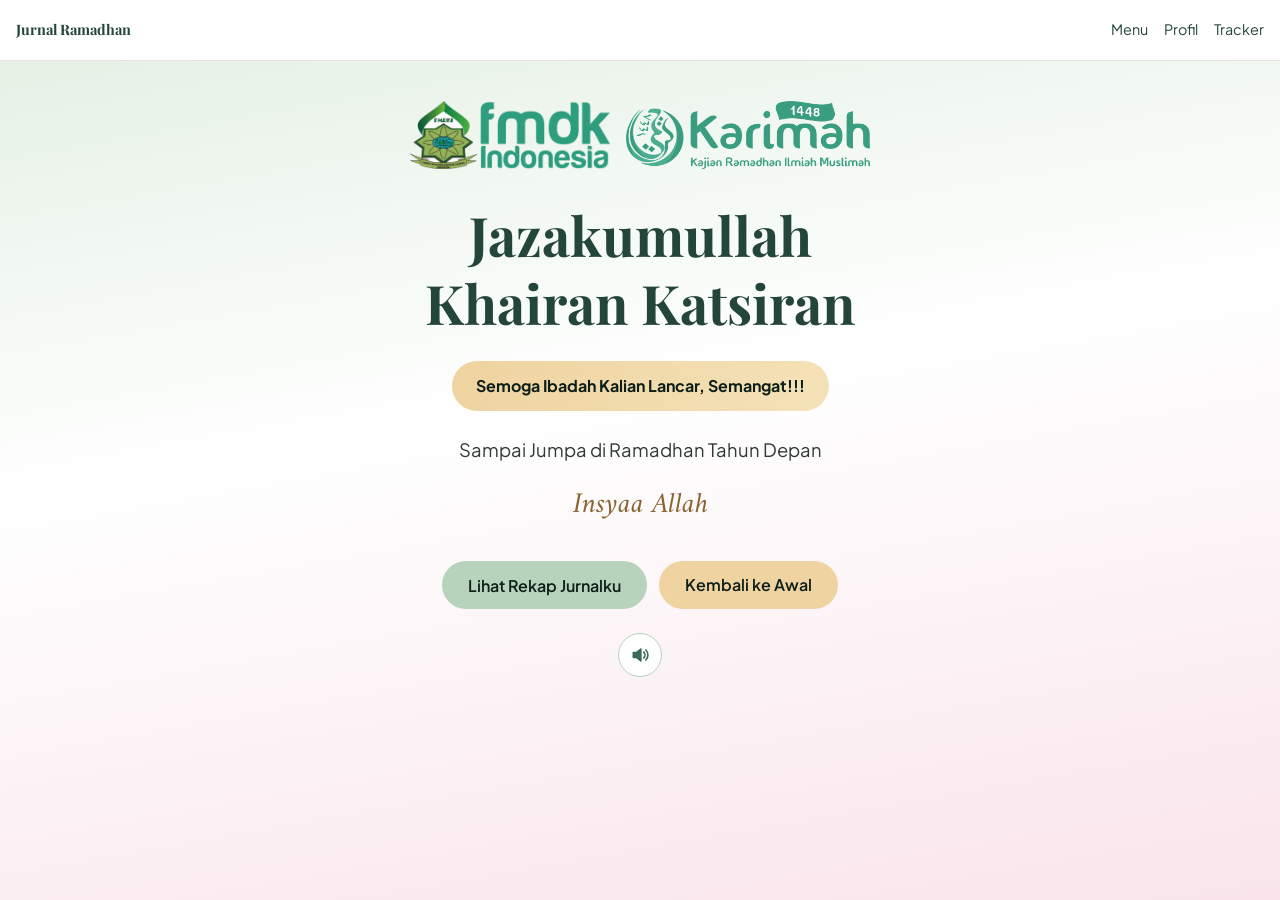
<file: penutup.html>
<!DOCTYPE html>
<html lang="id">
<head>
  <meta charset="UTF-8">
  <meta name="viewport" content="width=device-width, initial-scale=1, viewport-fit=cover">
  <title>Penutup | Jurnal Ramadhan 1448 H</title>
  <meta name="theme-color" content="#e2efe2">
  <link rel="stylesheet" href="style.css">
  <link rel="stylesheet" href="print.css">
  <style>
    /* Gaya khusus penutup */
    body { min-height: 100vh; background: linear-gradient(170deg, var(--sage-light), #ffffff 45%, var(--rose-light)); }

    #bintang {
      position: fixed;
      inset: 0;
      z-index: 5;
      width: 100%;
      height: 100%;
      pointer-events: none;
    }

    .akhir { text-align: center; }
    .akhir .logo-bar { margin: var(--space-4) 0 var(--space-6); }
    .akhir .logo-bar img { height: clamp(44px, 12vw, 68px); }
    .akhir h1 { font-size: clamp(2rem, 8vw, 3.4rem); }

    .pil {
      display: inline-block;
      margin: var(--space-3) 0 var(--space-5);
      padding: var(--space-3) var(--space-5);
      border-radius: 999px;
      background: linear-gradient(120deg, var(--honey), #f4e2b8);
      color: var(--green-deep);
      font-weight: 700;
      animation: napas 3.5s ease-in-out infinite alternate;
    }

    @keyframes napas { to { transform: scale(1.04); } }

    .jumpa { font-size: 1.15rem; }
    .insya { margin-bottom: var(--space-6); font-size: 1.8rem; }

    .tombol { display: flex; flex-wrap: wrap; justify-content: center; gap: var(--space-3); }

    .rekap { margin-top: var(--space-6); text-align: left; }

    .angka {
      display: grid;
      grid-template-columns: repeat(auto-fit, minmax(110px, 1fr));
      gap: var(--space-2);
      margin: 0 0 var(--space-4);
      padding: 0;
      list-style: none;
    }

    .angka li { padding: var(--space-3); border-radius: 16px; background: var(--sage-light); text-align: center; font-size: 0.9rem; }
    .angka li:nth-child(2n) { background: var(--honey-light); }
    .angka li:nth-child(3n) { background: var(--rose-light); }
    .angka strong { display: block; color: var(--green); font-family: var(--font-display); font-size: 1.8rem; }

    .simpan-rekap { padding-top: var(--space-4); border-top: 1px solid var(--border); }
    .simpan-rekap label { display: flex; align-items: center; gap: var(--space-2); min-height: 44px; cursor: pointer; }
    .simpan-rekap input { width: 22px; height: 22px; accent-color: #3a6b58; }
    .simpan-rekap p { margin: var(--space-3) 0 0; font-size: 0.9rem; }

    @media print {
      #bintang { display: none; }
      body { min-height: 0; background: #ffffff; }
      .akhir h1 { font-size: 20pt; }
      .pil { margin: 1mm 0 3mm; padding: 2mm 5mm; }
      .jumpa { margin-bottom: 1mm; font-size: 11pt; }
      .rekap { margin-top: 2mm; }
      .angka li { padding: 2mm; }
      .angka strong { font-size: 14pt; }
      .akhir .logo-bar { margin: 2mm 0 4mm; }
      .akhir .logo-bar img { height: 14mm; }
      .pil { animation: none; }
      .insya { margin-bottom: 2mm; font-size: 14pt; }
      .angka { grid-template-columns: repeat(3, 1fr); }
    }
  </style>
</head>
<body>
  <canvas id="bintang" aria-hidden="true"></canvas>

  <nav class="nav-bar" aria-label="Navigasi utama">
    <a class="nav-title" href="index.html">Jurnal Ramadhan</a>
    <a href="menu.html">Menu</a>
    <a href="profil.html">Profil</a>
    <a href="tracker.html">Tracker</a>
  </nav>

  <main class="page akhir">
    <div class="logo-bar">
      <img src="assets/logo-fmdki.png" alt="Logo FMDKI Indonesia">
      <img src="assets/logo-karimah.png" alt="Logo KARIMAH">
    </div>
    <h1>Jazakumullah Khairan Katsiran</h1>
    <p class="pil">Semoga Ibadah Kalian Lancar, Semangat!!!</p>
    <p class="jumpa">Sampai Jumpa di Ramadhan Tahun Depan</p>
    <p class="quote insya">Insyaa Allah</p>

    <div class="tombol no-print">
      <button class="btn-primary" type="button" id="tombolRekap" aria-expanded="false" aria-controls="rekap">Lihat Rekap Jurnalku</button>
      <a class="btn-gold" href="index.html">Kembali ke Awal</a>
    </div>

    <section class="card rekap" id="rekap" aria-labelledby="judulRekap" hidden>
      <h2 id="judulRekap">Rekap Jurnalku</h2>
      <ul class="angka" id="angka"></ul>
      <p id="teksMood"></p>
      <p id="teksProyek"></p>
      <div class="simpan-rekap no-print">
        <button class="btn-gold" type="button" id="tombolUnduh">Simpan rekap lengkap (PDF)</button>
        <p class="text-soft" id="isiPdf"></p>
        <p class="text-soft"><strong>Di HP:</strong> pilih Simpan sebagai PDF di bagian atas, lalu tekan tombol PDF.<br><strong>Di laptop:</strong> pada Destination pilih Save as PDF, lalu Save.</p>
      </div>
    </section>
  </main>

  <!-- Disusun rekap.js, hanya muncul saat dicetak -->
  <div class="print-only" id="rekapLengkap"></div>

  <script src="transisi.js"></script>
  <script src="storage.js"></script>
  <script src="jurnal/data.js"></script>
  <script src="tracker-data.js"></script>
  <script src="lembar.js"></script>
  <script src="rekap.js"></script>
  <script>
    const el = function (id) { return document.getElementById(id); };

    /* ============ 1. REKAP dari localStorage ============ */
    const rekapLengkap = el("rekapLengkap");
    const judulHalaman = document.title;

    function isiRekap() {
      const panggilan = hanyaTulisan(loadProfil().panggilan);
      el("judulRekap").textContent = panggilan ? "Rekap Jurnal " + panggilan : "Rekap Jurnalku";
      el("angka").textContent = "";
      tulisAngka(el("angka"));

      const mood = hitungMood();
      el("teksMood").textContent = "Mood: 😊 " + mood.senang + " hari, 😐 " + mood.biasa + " hari, 😔 " + mood.sedih + " hari";
      el("teksProyek").textContent = "Proyek kebaikan: " + (namaProyekPilihan(loadProyek()) || "belum dipilih");

      // Disusun sekarang supaya foto dan logo sudah siap saat dicetak
      buatRekapLengkap(rekapLengkap);
      el("isiPdf").textContent = "Berisi semua isi jurnalmu, sekitar " + rekapLengkap.children.length +
        " lembar A5: profil, tentang aku, ringkasan dan mood, tracker amalan, tilawah dan sedekah, " +
        "30 hari jurnal (" + jumlahHariTerisi() + " sudah diisi), proyek kebaikan, dan catatan bebas di kamar. " +
        "Data pribadi seperti tanggal lahir dan medsos ikut masuk, jadi hati hati saat membagikan PDF ini.";
    }

    function tutupModeRekap() {
      document.body.classList.remove("cetak-rekap");
      document.title = judulHalaman;
    }

    el("tombolRekap").addEventListener("click", function () {
      const buka = el("rekap").hidden;
      if (buka) { isiRekap(); Suara.lonceng(); }
      el("rekap").hidden = !buka;
      this.setAttribute("aria-expanded", buka);
      this.textContent = buka ? "Tutup Rekap" : "Lihat Rekap Jurnalku";
      if (buka) el("rekap").scrollIntoView({ behavior: "smooth", block: "start" });
    });

    el("tombolUnduh").addEventListener("click", function () {
      const nama = hanyaTulisan(loadProfil().panggilan) || hanyaTulisan(loadProfil().nama);
      document.body.classList.add("cetak-rekap");
      document.title = ("Rekap Jurnal Ramadhan 1448 H " + nama).trim(); // menjadi nama file PDF
      window.print();
    });
    kosongkanSetelahCetak(tutupModeRekap);
    window.addEventListener("pageshow", function () { if (!el("rekap").hidden) isiRekap(); });

    /* ============ 2. BINTANG EMAS JATUH (canvas 2D) ============ */
    (function () {
      if (window.matchMedia("(prefers-reduced-motion: reduce)").matches) return;
      const kanvas = el("bintang"), ctx = kanvas.getContext("2d");
      if (!ctx) return;
      const WARNA = ["#e3bd80", "#efd3a0", "#d4a45c", "#ecc2d0", "#b7d3bc"];
      let lebar = 0, tinggi = 0, bintang = [];

      function ukur() {
        const skala = Math.min(window.devicePixelRatio || 1, 2);
        lebar = window.innerWidth;
        tinggi = window.innerHeight;
        kanvas.width = lebar * skala;
        kanvas.height = tinggi * skala;
        ctx.setTransform(skala, 0, 0, skala, 0, 0);
        const jumlah = Math.round(Math.min(70, 24 + lebar / 24));
        bintang = Array.from({ length: jumlah }, function () { return baru(true); });
      }

      function baru(acakTinggi) {
        return {
          x: Math.random() * lebar,
          y: acakTinggi ? Math.random() * tinggi - tinggi : -20,
          besar: 4 + Math.random() * 7,
          laju: 28 + Math.random() * 44,
          goyang: Math.random() * 6,
          putar: Math.random() * 6,
          warna: WARNA[Math.floor(Math.random() * WARNA.length)]
        };
      }

      function gambarBintang(b) {
        ctx.save();
        ctx.translate(b.x + Math.sin(b.goyang) * 14, b.y);
        ctx.rotate(b.putar);
        ctx.fillStyle = b.warna;
        ctx.globalAlpha = 0.85;
        ctx.beginPath();
        for (let i = 0; i < 10; i++) {
          const j = i % 2 ? b.besar * 0.45 : b.besar, a = i * Math.PI / 5;
          ctx.lineTo(Math.cos(a) * j, Math.sin(a) * j);
        }
        ctx.fill();
        ctx.restore();
      }

      let terakhir = 0;
      function loop(waktu) {
        const detik = Math.min((waktu - terakhir) / 1000, 0.05);
        terakhir = waktu;
        ctx.clearRect(0, 0, lebar, tinggi);
        bintang.forEach(function (b, i) {
          b.y += b.laju * detik;
          b.goyang += detik * 1.2;
          b.putar += detik * 0.8;
          if (b.y > tinggi + 20) bintang[i] = baru(false);
          gambarBintang(b);
        });
        requestAnimationFrame(loop);
      }

      ukur();
      window.addEventListener("resize", ukur);
      requestAnimationFrame(loop);
    })();
  </script>
</body>
</html>
</file>
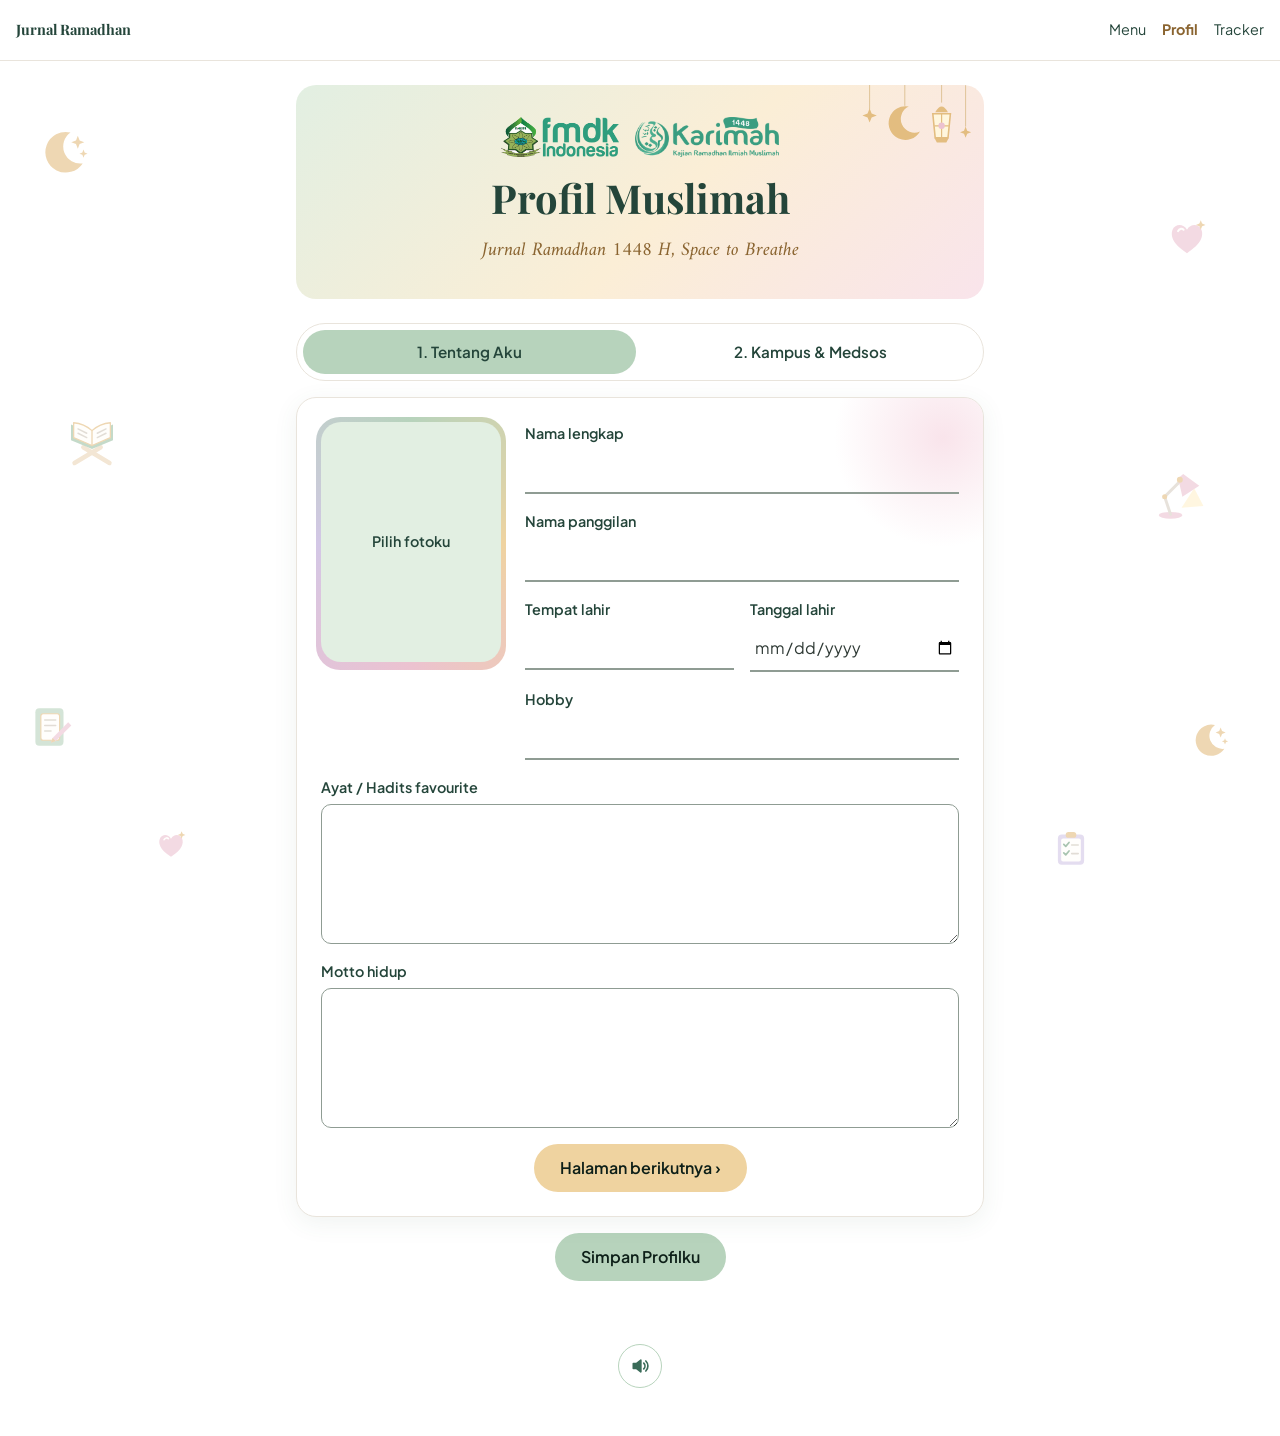
<file: profil.html>
<!DOCTYPE html>
<html lang="id">
<head>
  <meta charset="UTF-8">
  <meta name="viewport" content="width=device-width, initial-scale=1, viewport-fit=cover">
  <title>Profil Muslimah | Jurnal Ramadhan 1448 H</title>
  <meta name="theme-color" content="#ffffff">
  <link rel="stylesheet" href="style.css">
  <link rel="stylesheet" href="print.css">
  <style>
    /* Gaya khusus profil */
    .atas {
      display: grid;
      grid-template-columns: 180px 1fr;
      gap: var(--space-5);
      align-items: start;
    }

    /* Dua halaman profil */
    .tab-baris {
      display: grid;
      grid-template-columns: 1fr 1fr;
      gap: var(--space-2);
      margin-bottom: var(--space-4);
      padding: 6px;
      border: 1px solid var(--border);
      border-radius: 999px;
      background: #ffffff;
    }

    .tab-baris button {
      min-height: 44px;
      padding: 0 var(--space-2);
      border: 0;
      border-radius: 999px;
      background: transparent;
      color: var(--green);
      font: inherit;
      font-size: 0.95rem;
      font-weight: 600;
      cursor: pointer;
      transition: background-color 0.3s ease;
    }

    .tab-baris button[aria-selected="true"] { background: var(--sage); }

    .lembar-profil { position: relative; overflow: hidden; }

    /* Cahaya lembut yang bergerak pelan di sudut kartu */
    .lembar-profil::before {
      content: "";
      position: absolute;
      top: -70px;
      right: -70px;
      width: 220px;
      height: 220px;
      border-radius: 50%;
      background: radial-gradient(circle, var(--rose-light), transparent 70%);
      animation: denyut 6s ease-in-out infinite alternate;
      pointer-events: none;
    }

    #hal2::before { background: radial-gradient(circle, var(--lav-light), transparent 70%); }

    @keyframes denyut {
      from { transform: scale(0.8) translate(0, 0); opacity: 0.6; }
      to { transform: scale(1.25) translate(-24px, 20px); opacity: 1; }
    }

    .lembar-profil > * { position: relative; }

    .judul-lembar {
      display: flex;
      align-items: center;
      gap: var(--space-3);
      margin-bottom: var(--space-3);
    }

    .judul-lembar img { width: 44px; height: 44px; animation: goyang 4s ease-in-out infinite alternate; }
    .judul-lembar h2 { margin: 0; font-size: 1.3rem; }

    @keyframes goyang {
      from { transform: rotate(-6deg) translateY(0); }
      to { transform: rotate(6deg) translateY(-5px); }
    }

    .lanjut { text-align: center; }

    .foto-blok { position: relative; text-align: center; }

    /* Bingkai pastel yang berputar pelan di sekeliling foto */
    .kilau {
      position: absolute;
      z-index: 0;
      top: -5px;
      left: -5px;
      right: -5px;
      aspect-ratio: 3 / 4;
      overflow: hidden;
      border-radius: 24px;
    }

    .kilau::before {
      content: "";
      position: absolute;
      inset: -50%;
      background: conic-gradient(var(--sage), var(--honey), var(--rose), var(--lav), var(--sage));
      animation: putar 14s linear infinite;
    }

    @keyframes putar { to { transform: rotate(360deg); } }

    .foto-blok .kotak-foto { z-index: 1; border-color: transparent; }

    .kotak-foto {
      position: relative;
      display: flex;
      align-items: center;
      justify-content: center;
      aspect-ratio: 3 / 4;
      overflow: hidden;
      border: 2px dashed #86ae92;
      border-radius: var(--radius);
      background: var(--sage-light);
      color: var(--green);
      font-size: 0.9rem;
      font-weight: 600;
      cursor: pointer;
    }

    .kotak-foto img {
      position: absolute;
      inset: 0;
      width: 100%;
      height: 100%;
      object-fit: cover;
    }

    /* Input file tidak terlihat, tetapi tetap bisa dipilih dengan keyboard */
    #foto {
      position: absolute;
      width: 1px;
      height: 1px;
      opacity: 0;
    }

    #foto:focus-visible + .kotak-foto {
      outline: 3px solid var(--focus);
      outline-offset: 2px;
    }

    .hapus-foto {
      min-height: 44px;
      border: 0;
      background: none;
      color: #8c4c66;
      font: inherit;
      font-size: 0.9rem;
      text-decoration: underline;
      cursor: pointer;
    }

    .dua-kolom {
      display: grid;
      grid-template-columns: 1fr 1fr;
      gap: 0 var(--space-4);
    }

    .simpan { text-align: center; }

    .status {
      min-height: 1.7em;
      margin: var(--space-3) 0 0;
      font-weight: 600;
    }

    .status.sukses { color: var(--green-mid); }
    .status.gagal { color: #a03a52; }

    @media (max-width: 560px) {
      .atas { grid-template-columns: 1fr; }
      .foto-blok { width: 170px; margin: 0 auto; }
    }

    @media print {
      .atas { grid-template-columns: 38mm 1fr; gap: 5mm; }
      .foto-blok { width: auto; margin: 0; }
      .kotak-foto { border-style: solid; }
      .kilau, .lembar-profil::before { display: none; }
      .lembar-profil[hidden] { display: block !important; }
      #hal2 { page-break-before: always; break-before: page; }
      .judul-lembar { margin: 3mm 0 2mm; }
      .judul-lembar img { width: 9mm; height: 9mm; animation: none; }
      .foto-blok .kotak-foto { border-color: #86ae92; }
      .field { margin-bottom: 2.5mm; }
      .field input:not([type="checkbox"]):not([type="radio"]):not([type="file"]) { min-height: 8mm; padding: 1mm; }
      .field textarea { min-height: 24mm; }
    }
  </style>
</head>
<body data-aksen>
  <nav class="nav-bar" aria-label="Navigasi utama">
    <a class="nav-title" href="index.html">Jurnal Ramadhan</a>
    <a href="menu.html">Menu</a>
    <a href="profil.html" aria-current="page">Profil</a>
    <a href="tracker.html">Tracker</a>
  </nav>

  <main class="page">
    <header class="page-header page-header-hias">
      <div class="logo-bar">
        <img src="assets/logo-fmdki.png" alt="Logo FMDKI">
        <img src="assets/logo-karimah.png" alt="Logo KARIMAH">
      </div>
      <h1>Profil Muslimah</h1>
      <p class="quote">Jurnal Ramadhan 1448 H, Space to Breathe</p>
    </header>

    <!-- data-autoload: storage.js mengisi kolom teks saat halaman dibuka -->
    <form id="formProfil" data-autoload="profil" autocomplete="off">
      <div class="tab-baris no-print" role="tablist" aria-label="Halaman profil">
        <button type="button" role="tab" id="tab1" aria-controls="hal1" aria-selected="true">1. Tentang Aku</button>
        <button type="button" role="tab" id="tab2" aria-controls="hal2" aria-selected="false">2. Kampus &amp; Medsos</button>
      </div>

      <section class="card lembar-profil" id="hal1" role="tabpanel" aria-labelledby="tab1">
      <div class="atas">
        <div class="foto-blok">
          <input type="file" id="foto" accept="image/*">
          <span class="kilau" aria-hidden="true"></span>
          <label class="kotak-foto" for="foto">
            <span id="teksFoto">Pilih fotoku</span>
            <img id="pratinjau" alt="Foto profil" hidden>
          </label>
          <button class="hapus-foto" type="button" id="hapusFoto" hidden>Hapus foto</button>
        </div>

        <div>
          <div class="field">
            <label for="nama">Nama lengkap</label>
            <input id="nama" name="nama" type="text">
          </div>
          <div class="field">
            <label for="panggilan">Nama panggilan</label>
            <input id="panggilan" name="panggilan" type="text">
          </div>
          <div class="dua-kolom">
            <div class="field">
              <label for="tempatLahir">Tempat lahir</label>
              <input id="tempatLahir" name="tempatLahir" type="text">
            </div>
            <div class="field">
              <label for="tanggalLahir">Tanggal lahir</label>
              <input id="tanggalLahir" name="tanggalLahir" type="date">
            </div>
          </div>
          <div class="field">
            <label for="hobby">Hobby</label>
            <input id="hobby" name="hobby" type="text">
          </div>
        </div>
      </div>

      <div class="field">
        <label for="ayat">Ayat / Hadits favourite</label>
        <textarea id="ayat" name="ayat" dir="auto"></textarea>
      </div>
      <div class="field">
        <label for="motto">Motto hidup</label>
        <textarea id="motto" name="motto"></textarea>
      </div>

      <p class="lanjut no-print"><button class="btn-gold" type="button" id="keHal2">Halaman berikutnya &rsaquo;</button></p>
      </section>

      <section class="card lembar-profil" id="hal2" role="tabpanel" aria-labelledby="tab2" hidden>
        <div class="judul-lembar">
          <img src="assets/ikon-laptop.svg" alt="">
          <h2>Kampusku</h2>
        </div>
        <div class="field">
          <label for="kampus">Kampus</label>
          <input id="kampus" name="kampus" type="text">
        </div>
        <div class="dua-kolom">
          <div class="field">
            <label for="jurusan">Jurusan</label>
            <input id="jurusan" name="jurusan" type="text">
          </div>
          <div class="field">
            <label for="angkatan">Angkatan</label>
            <input id="angkatan" name="angkatan" type="text" inputmode="numeric" maxlength="20">
          </div>
        </div>
        <div class="field">
          <label for="asalDaerah">Asal daerah</label>
          <input id="asalDaerah" name="asalDaerah" type="text">
        </div>

        <div class="judul-lembar">
          <img src="assets/ikon-hati.svg" alt="">
          <h2>Medsosku</h2>
        </div>
        <div class="dua-kolom">
          <div class="field">
            <label for="instagram">Instagram</label>
            <input id="instagram" name="instagram" type="text" placeholder="@namaku" autocapitalize="none" spellcheck="false">
          </div>
          <div class="field">
            <label for="tiktok">TikTok</label>
            <input id="tiktok" name="tiktok" type="text" placeholder="@namaku" autocapitalize="none" spellcheck="false">
          </div>
        </div>
        <div class="field">
          <label for="medsosLain">Medsos lainnya</label>
          <input id="medsosLain" name="medsosLain" type="text" placeholder="Misalnya Telegram, YouTube, X">
        </div>
        <div class="field">
          <label for="harapan">Harapanku untuk kampus dan daerahku</label>
          <textarea id="harapan" name="harapan"></textarea>
        </div>
        <p class="lanjut no-print"><button class="btn-gold" type="button" id="keHal1">&lsaquo; Halaman sebelumnya</button></p>
      </section>

      <div class="simpan no-print">
        <button class="btn-primary" type="submit">Simpan Profilku</button>
        <p class="status" id="status" role="status"></p>
      </div>
    </form>
  </main>

  <script src="transisi.js"></script>
  <script src="storage.js"></script>
  <script>
    const form = document.getElementById("formProfil");
    const inputFoto = document.getElementById("foto");
    const pratinjau = document.getElementById("pratinjau");
    const teksFoto = document.getElementById("teksFoto");
    const hapusFoto = document.getElementById("hapusFoto");
    const statusSimpan = document.getElementById("status");

    const SISI_FOTO = 480; // piksel; foto dikecilkan supaya localStorage tidak penuh
    let fotoData = "";     // foto dalam bentuk teks, kosong kalau belum ada

    function tulisStatus(teks, jenis) {
      statusSimpan.textContent = teks;
      statusSimpan.className = "status " + (jenis || "");
    }

    function tampilkanFoto(data) {
      fotoData = data;
      pratinjau.hidden = !data;
      teksFoto.hidden = !!data;
      hapusFoto.hidden = !data;
      if (data) pratinjau.src = data;
      else pratinjau.removeAttribute("src");
    }

    /* 1. Mengecilkan foto lewat canvas, hasilnya teks JPEG */
    function kecilkanFoto(file) {
      return new Promise(function (berhasil, gagal) {
        const alamat = URL.createObjectURL(file);
        const img = new Image();
        img.onload = function () {
          URL.revokeObjectURL(alamat);
          const skala = Math.min(1, SISI_FOTO / Math.max(img.naturalWidth, img.naturalHeight));
          const kanvas = document.createElement("canvas");
          kanvas.width = Math.max(1, Math.round(img.naturalWidth * skala));
          kanvas.height = Math.max(1, Math.round(img.naturalHeight * skala));
          const ctx = kanvas.getContext("2d");
          ctx.fillStyle = "#ffffff"; // PNG transparan jadi berlatar putih
          ctx.fillRect(0, 0, kanvas.width, kanvas.height);
          ctx.drawImage(img, 0, 0, kanvas.width, kanvas.height);
          berhasil(kanvas.toDataURL("image/jpeg", 0.85));
        };
        img.onerror = function () {
          URL.revokeObjectURL(alamat);
          gagal(new Error("File bukan gambar yang didukung"));
        };
        img.src = alamat;
      });
    }

    inputFoto.addEventListener("change", async function () {
      const file = inputFoto.files[0];
      inputFoto.value = ""; // supaya foto yang sama bisa dipilih lagi
      if (!file) return;
      try {
        tampilkanFoto(await kecilkanFoto(file));
        tulisStatus("Foto belum disimpan. Klik Simpan Profilku, ya.");
      } catch (err) {
        tulisStatus("Foto tidak bisa dibuka. Coba pakai JPG atau PNG.", "gagal");
      }
    });

    hapusFoto.addEventListener("click", function () {
      tampilkanFoto("");
      inputFoto.focus();
      tulisStatus("Foto dihapus. Klik Simpan Profilku untuk menyimpan perubahan.");
    });

    /* 1b. Pindah halaman profil */
    function bukaHalaman(nomor) {
      [1, 2].forEach(function (n) {
        document.getElementById("hal" + n).hidden = n !== nomor;
        const tab = document.getElementById("tab" + n);
        tab.setAttribute("aria-selected", n === nomor);
        tab.tabIndex = n === nomor ? 0 : -1;
      });
      const lembar = document.getElementById("hal" + nomor);
      const tanpaGerak = window.matchMedia("(prefers-reduced-motion: reduce)").matches;
      if (lembar.animate && !tanpaGerak) {
        lembar.animate(
          [{ opacity: 0, transform: "translateX(" + (nomor === 2 ? 36 : -36) + "px)" }, { opacity: 1, transform: "none" }],
          { duration: 420, easing: "ease-out" }
        );
      }
      Suara.kertas();
    }

    document.getElementById("tab1").addEventListener("click", function () { bukaHalaman(1); });
    document.getElementById("tab2").addEventListener("click", function () { bukaHalaman(2); });
    document.querySelector(".tab-baris").addEventListener("keydown", function (e) {
      if (e.key !== "ArrowRight" && e.key !== "ArrowLeft") return;
      const nomor = e.key === "ArrowRight" ? 2 : 1;
      bukaHalaman(nomor);
      document.getElementById("tab" + nomor).focus();
    });

    function pindahHalaman(nomor) {
      bukaHalaman(nomor);
      document.getElementById("tab" + nomor).focus({ preventScroll: true });
      document.querySelector(".tab-baris").scrollIntoView({ block: "center", behavior: "smooth" });
    }
    document.getElementById("keHal2").addEventListener("click", function () { pindahHalaman(2); });
    document.getElementById("keHal1").addEventListener("click", function () { pindahHalaman(1); });

    /* 2. Simpan */
    form.addEventListener("submit", function (e) {
      e.preventDefault();
      const data = bacaForm(form); // semua kolom teks
      data.foto = fotoData;
      if (saveProfil(data)) tulisStatus("Tersimpan!", "sukses");
      else tulisStatus("Gagal menyimpan. Memori browser penuh atau diblokir.", "gagal");
    });

    // Pesan "Tersimpan!" hilang begitu ada isian yang diubah lagi
    form.addEventListener("input", function (e) {
      if (e.target !== inputFoto) tulisStatus("");
    });

    /* 3. Foto dimuat di sini; kolom teks sudah dimuat storage.js */
    const fotoTersimpan = loadProfil().foto;
    if (typeof fotoTersimpan === "string" && fotoTersimpan.startsWith("data:image/")) {
      tampilkanFoto(fotoTersimpan);
    }
  </script>
</body>
</html>
</file>
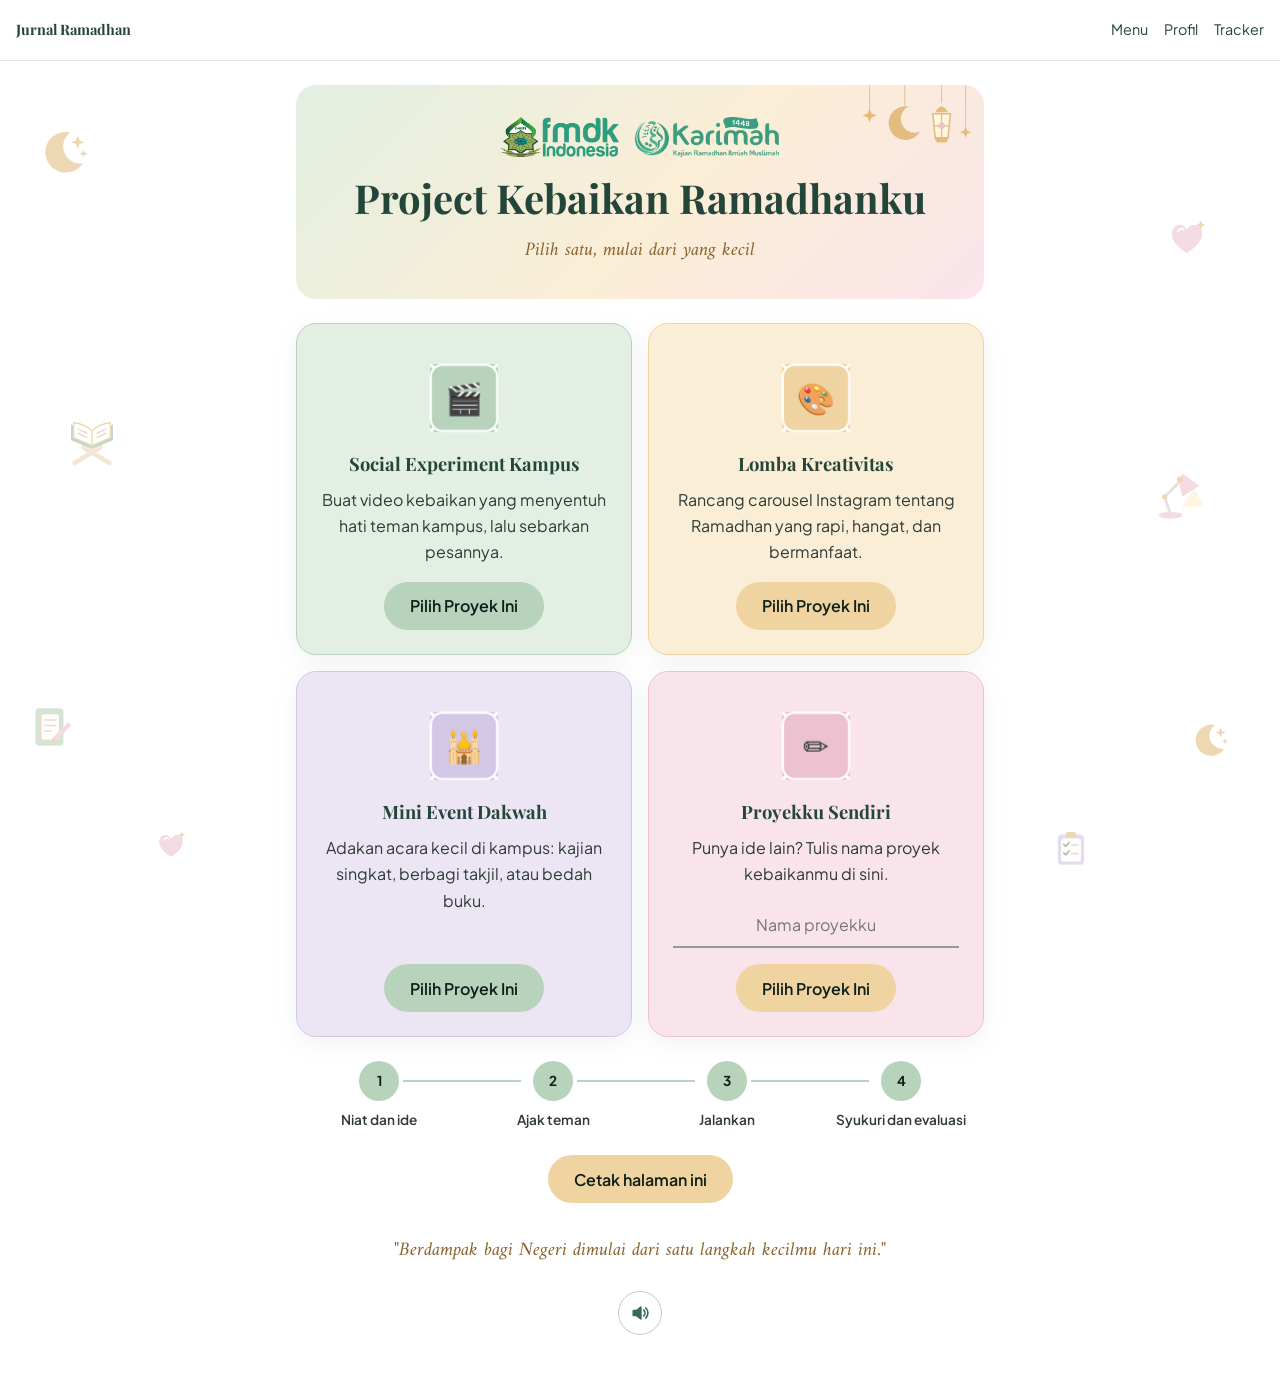
<file: proyek-kebaikan.html>
<!DOCTYPE html>
<html lang="id">
<head>
  <meta charset="UTF-8">
  <meta name="viewport" content="width=device-width, initial-scale=1, viewport-fit=cover">
  <title>Proyek Kebaikan | Jurnal Ramadhan 1448 H</title>
  <meta name="theme-color" content="#ffffff">
  <link rel="stylesheet" href="style.css">
  <link rel="stylesheet" href="print.css">
  <style>
    /* Gaya khusus proyek kebaikan */
    /* Empat kotak: dua baris, dua kolom */
    @media (min-width: 560px) { #daftarProyek { grid-template-columns: 1fr 1fr; } }

    .proyek { display: flex; flex-direction: column; align-items: center; }
    .proyek > button { margin-top: auto; }
    .proyek .field { width: 100%; }
    .proyek .field input { text-align: center; }
    .cetak { margin: var(--space-5) 0 0; text-align: center; }

    .proyek { text-align: center; transition: transform 0.3s ease, box-shadow 0.3s ease; }
    .proyek.dipilih { border-width: 3px; border-color: var(--green-mid); box-shadow: 0 10px 30px rgba(63, 102, 80, 0.18); }
    .proyek:hover { transform: translateY(-4px); }
    .proyek h3 { font-size: 1.15rem; }

    /* Kubus 3D dari CSS yang berputar pelan */
    .ruang3d { height: 104px; perspective: 500px; }

    .kubus {
      position: relative;
      width: 64px;
      height: 64px;
      margin: 18px auto 0;
      transform-style: preserve-3d;
      animation: putar-kubus 12s linear infinite;
    }

    .kubus span {
      position: absolute;
      inset: 0;
      display: flex;
      align-items: center;
      justify-content: center;
      border: 2px solid #ffffff;
      border-radius: 12px;
      background: var(--warna);
      font-size: 1.8rem;
    }

    .kubus span:nth-child(1) { transform: translateZ(32px); }
    .kubus span:nth-child(2) { transform: rotateY(90deg) translateZ(32px); }
    .kubus span:nth-child(3) { transform: rotateY(180deg) translateZ(32px); }
    .kubus span:nth-child(4) { transform: rotateY(270deg) translateZ(32px); }
    .kubus span:nth-child(5) { transform: rotateX(90deg) translateZ(32px); }
    .kubus span:nth-child(6) { transform: rotateX(270deg) translateZ(32px); }

    @keyframes putar-kubus {
      from { transform: rotateX(-18deg) rotateY(0); }
      to { transform: rotateX(-18deg) rotateY(360deg); }
    }

    .langkah {
      display: grid;
      grid-template-columns: repeat(4, 1fr);
      gap: var(--space-2);
      margin: var(--space-5) 0;
      padding: 0;
      list-style: none;
      counter-reset: langkah;
    }

    .langkah li { position: relative; font-size: 0.85rem; font-weight: 600; text-align: center; counter-increment: langkah; }

    .langkah li::before {
      content: counter(langkah);
      display: flex;
      align-items: center;
      justify-content: center;
      width: 40px;
      height: 40px;
      margin: 0 auto var(--space-2);
      border-radius: 50%;
      background: var(--sage);
      color: var(--green-deep);
      font-weight: 700;
    }

    .langkah li:not(:last-child)::after {
      content: "";
      position: absolute;
      top: 19px;
      left: calc(50% + 24px);
      right: calc(-50% + 24px);
      height: 2px;
      background: var(--sage);
    }

    .status { min-height: 1.7em; margin: 0; color: var(--green-mid); font-size: 0.9rem; font-weight: 600; text-align: center; }
    .status.gagal { color: #a03a52; }
    .penutup-kutipan { margin: var(--space-6) 0 0; text-align: center; }

    @media (max-width: 560px) {
      .langkah { grid-template-columns: 1fr 1fr; row-gap: var(--space-4); }
      .langkah li:nth-child(2)::after { display: none; }
    }

    @media print {
      .ruang3d, .langkah { display: none; }
      .page-header { margin-bottom: 2mm; padding: 2.5mm; }
      .grid { display: grid !important; grid-template-columns: 1fr 1fr !important; gap: 2mm; margin-bottom: 3mm; }
      .card { margin-bottom: 2mm; padding: 2.5mm 3mm; }
      .proyek { transform: none; }
      .proyek h3, .proyek p { margin-bottom: 0.5mm; font-size: 9pt; line-height: 1.3; }
      .proyek h3 { font-size: 10pt; }
      .proyek .field { margin: 0; }

      /* Sudah memilih: hanya proyek pilihan yang dicetak */
      .ada-pilihan .grid { grid-template-columns: 1fr !important; }
      .ada-pilihan .field textarea { min-height: 20mm; }
      input[type="date"]:invalid { color: transparent; }
      .ada-pilihan .proyek:not(.dipilih) { display: none; }
      .proyek.dipilih { border-width: 0.5mm; box-shadow: none; }

      /* Belum memilih: form kosong ikut dicetak supaya bisa ditulis tangan */
      #formProyek[hidden] { display: block !important; }
      #formProyek h2 { margin-bottom: 1mm; font-size: 12pt; }
      .field { margin-bottom: 1.5mm; }
      .field label { margin: 0; font-size: 8.5pt; }
      .field textarea { min-height: 11mm; padding: 1.5mm; }
      .field input { min-height: 7mm !important; padding: 1mm !important; }
      .penutup-kutipan { margin-top: 1.5mm; font-size: 10pt; }
    }
  </style>
</head>
<body data-aksen>
  <nav class="nav-bar" aria-label="Navigasi utama">
    <a class="nav-title" href="index.html">Jurnal Ramadhan</a>
    <a href="menu.html">Menu</a>
    <a href="profil.html">Profil</a>
    <a href="tracker.html">Tracker</a>
  </nav>

  <main class="page">
    <header class="page-header page-header-hias">
      <div class="logo-bar">
        <img src="assets/logo-fmdki.png" alt="Logo FMDKI">
        <img src="assets/logo-karimah.png" alt="Logo KARIMAH">
      </div>
      <h1>Project Kebaikan Ramadhanku</h1>
      <p class="quote">Pilih satu, mulai dari yang kecil</p>
    </header>

    <div class="grid" id="daftarProyek">
      <article class="card card-green proyek" data-proyek="social" style="--warna:var(--sage)">
        <div class="ruang3d" aria-hidden="true"><div class="kubus"><span>🎬</span><span>💚</span><span>🎬</span><span>💚</span><span></span><span></span></div></div>
        <h3>Social Experiment Kampus</h3>
        <p>Buat video kebaikan yang menyentuh hati teman kampus, lalu sebarkan pesannya.</p>
        <button class="btn-primary" type="button">Pilih Proyek Ini</button>
      </article>
      <article class="card card-gold proyek" data-proyek="kreativitas" style="--warna:var(--honey)">
        <div class="ruang3d" aria-hidden="true"><div class="kubus"><span>🎨</span><span>✨</span><span>🎨</span><span>✨</span><span></span><span></span></div></div>
        <h3>Lomba Kreativitas</h3>
        <p>Rancang carousel Instagram tentang Ramadhan yang rapi, hangat, dan bermanfaat.</p>
        <button class="btn-gold" type="button">Pilih Proyek Ini</button>
      </article>
      <article class="card card-lav proyek" data-proyek="event" style="--warna:var(--lav)">
        <div class="ruang3d" aria-hidden="true"><div class="kubus"><span>🕌</span><span>🌙</span><span>🕌</span><span>🌙</span><span></span><span></span></div></div>
        <h3>Mini Event Dakwah</h3>
        <p>Adakan acara kecil di kampus: kajian singkat, berbagi takjil, atau bedah buku.</p>
        <button class="btn-primary" type="button">Pilih Proyek Ini</button>
      </article>
      <article class="card card-rose proyek" data-proyek="sendiri" style="--warna:var(--rose)">
        <div class="ruang3d" aria-hidden="true"><div class="kubus"><span>✏️</span><span>🌸</span><span>✏️</span><span>🌸</span><span></span><span></span></div></div>
        <h3>Proyekku Sendiri</h3>
        <p>Punya ide lain? Tulis nama proyek kebaikanmu di sini.</p>
        <div class="field"><input id="namaSendiri" type="text" maxlength="60" placeholder="Nama proyekku" aria-label="Nama proyekku sendiri" autocomplete="off"></div>
        <button class="btn-gold" type="button">Pilih Proyek Ini</button>
      </article>
    </div>

    <ol class="langkah no-print" aria-label="Langkah proyek">
      <li>Niat dan ide</li>
      <li>Ajak teman</li>
      <li>Jalankan</li>
      <li>Syukuri dan evaluasi</li>
    </ol>

    <!-- Muncul setelah satu proyek dipilih -->
    <form class="card" id="formProyek" autocomplete="off" hidden>
      <h2 id="judulRencana">Rencana Aksiku</h2>
      <div class="field">
        <label for="ide">Ide proyekku</label>
        <textarea id="ide" name="ide"></textarea>
      </div>
      <div class="field">
        <label for="tim">Siapa yang kuajak?</label>
        <input id="tim" name="tim" type="text">
      </div>
      <div class="field">
        <label for="tanggal">Kapan dimulai?</label>
        <input id="tanggal" name="tanggal" type="date" required>
      </div>
      <div class="field">
        <label for="langkah">Langkah pertamaku</label>
        <textarea id="langkah" name="langkah"></textarea>
      </div>
      <div class="field">
        <label for="dampak">Dampak yang kuharapkan</label>
        <textarea id="dampak" name="dampak"></textarea>
      </div>
      <p class="status no-print" id="status" role="status"></p>
    </form>

    <p class="cetak no-print"><button class="btn-gold" type="button" id="tombolCetak">Cetak halaman ini</button></p>

    <p class="quote penutup-kutipan">"Berdampak bagi Negeri dimulai dari satu langkah kecilmu hari ini."</p>
  </main>

  <script src="transisi.js"></script>
  <script src="storage.js"></script>
  <script>
    /* Data: { pilihan: "event", namaSendiri: "Kelas Tahsin", rencana: { event: { ide: "...", tim: "..." } } }
       Tiap proyek punya rencana sendiri, jadi ganti pilihan tidak menghapus isian. */
    const form = document.getElementById("formProyek");
    const kartu = Array.from(document.querySelectorAll(".proyek"));
    const statusSimpan = document.getElementById("status");
    const data = loadProyek();
    if (!data.rencana || typeof data.rencana !== "object" || Array.isArray(data.rencana)) data.rencana = {};
    const namaSendiri = document.getElementById("namaSendiri");
    namaSendiri.value = typeof data.namaSendiri === "string" ? data.namaSendiri : "";
    let jeda = null;

    function simpan() {
      clearTimeout(jeda);
      jeda = null;
      data.namaSendiri = namaSendiri.value.trim();
      if (!form.hidden) data.rencana[data.pilihan] = bacaForm(form);
      const berhasil = saveProyek(data);
      statusSimpan.textContent = berhasil ? "Tersimpan otomatis ✓" : "Gagal menyimpan. Memori penuh atau diblokir.";
      statusSimpan.classList.toggle("gagal", !berhasil);
    }

    function tulisJudul(kotak) {
      const nama = data.pilihan === "sendiri" && namaSendiri.value.trim();
      document.getElementById("judulRencana").textContent = "Rencana Aksiku: " + (nama || kotak.querySelector("h3").textContent);
    }

    function tampilkan() {
      const terpilih = kartu.find(function (k) { return k.dataset.proyek === data.pilihan; });
      form.hidden = !terpilih;
      document.body.classList.toggle("ada-pilihan", !!terpilih);
      kartu.forEach(function (k) {
        const ya = k === terpilih;
        k.classList.toggle("dipilih", ya);
        const tombol = k.querySelector("button");
        tombol.textContent = ya ? "Proyek pilihanku ✓" : "Pilih Proyek Ini";
        tombol.setAttribute("aria-pressed", ya);
      });
      if (!terpilih) return;
      tulisJudul(terpilih);
      form.reset();
      isiForm(form, data.rencana[data.pilihan] || {});
      statusSimpan.textContent = "";
    }

    document.getElementById("daftarProyek").addEventListener("click", function (e) {
      const tombol = e.target.closest("button");
      if (!tombol) return;
      if (jeda) simpan(); // amankan ketikan terakhir sebelum berganti proyek
      const kotak = tombol.closest(".proyek");
      data.pilihan = kotak.dataset.proyek;
      saveProyek(data);
      Suara.lonceng();
      tampilkan();
      // Proyek sendiri tanpa nama: minta namanya dulu
      if (data.pilihan === "sendiri" && !namaSendiri.value.trim()) namaSendiri.focus();
      else form.scrollIntoView({ behavior: "smooth", block: "start" });
    });

    function tungguSimpan() {
      statusSimpan.textContent = "Menyimpan...";
      clearTimeout(jeda);
      jeda = setTimeout(simpan, 500);
    }
    form.addEventListener("input", tungguSimpan);
    namaSendiri.addEventListener("input", function () {
      if (data.pilihan === "sendiri") tulisJudul(namaSendiri.closest(".proyek"));
      tungguSimpan();
    });
    document.getElementById("tombolCetak").addEventListener("click", function () {
      if (jeda) simpan();
      window.print();
    });
    form.addEventListener("submit", function (e) { e.preventDefault(); });
    window.addEventListener("pagehide", function () { if (jeda) simpan(); });

    tampilkan();
  </script>
</body>
</html>
</file>
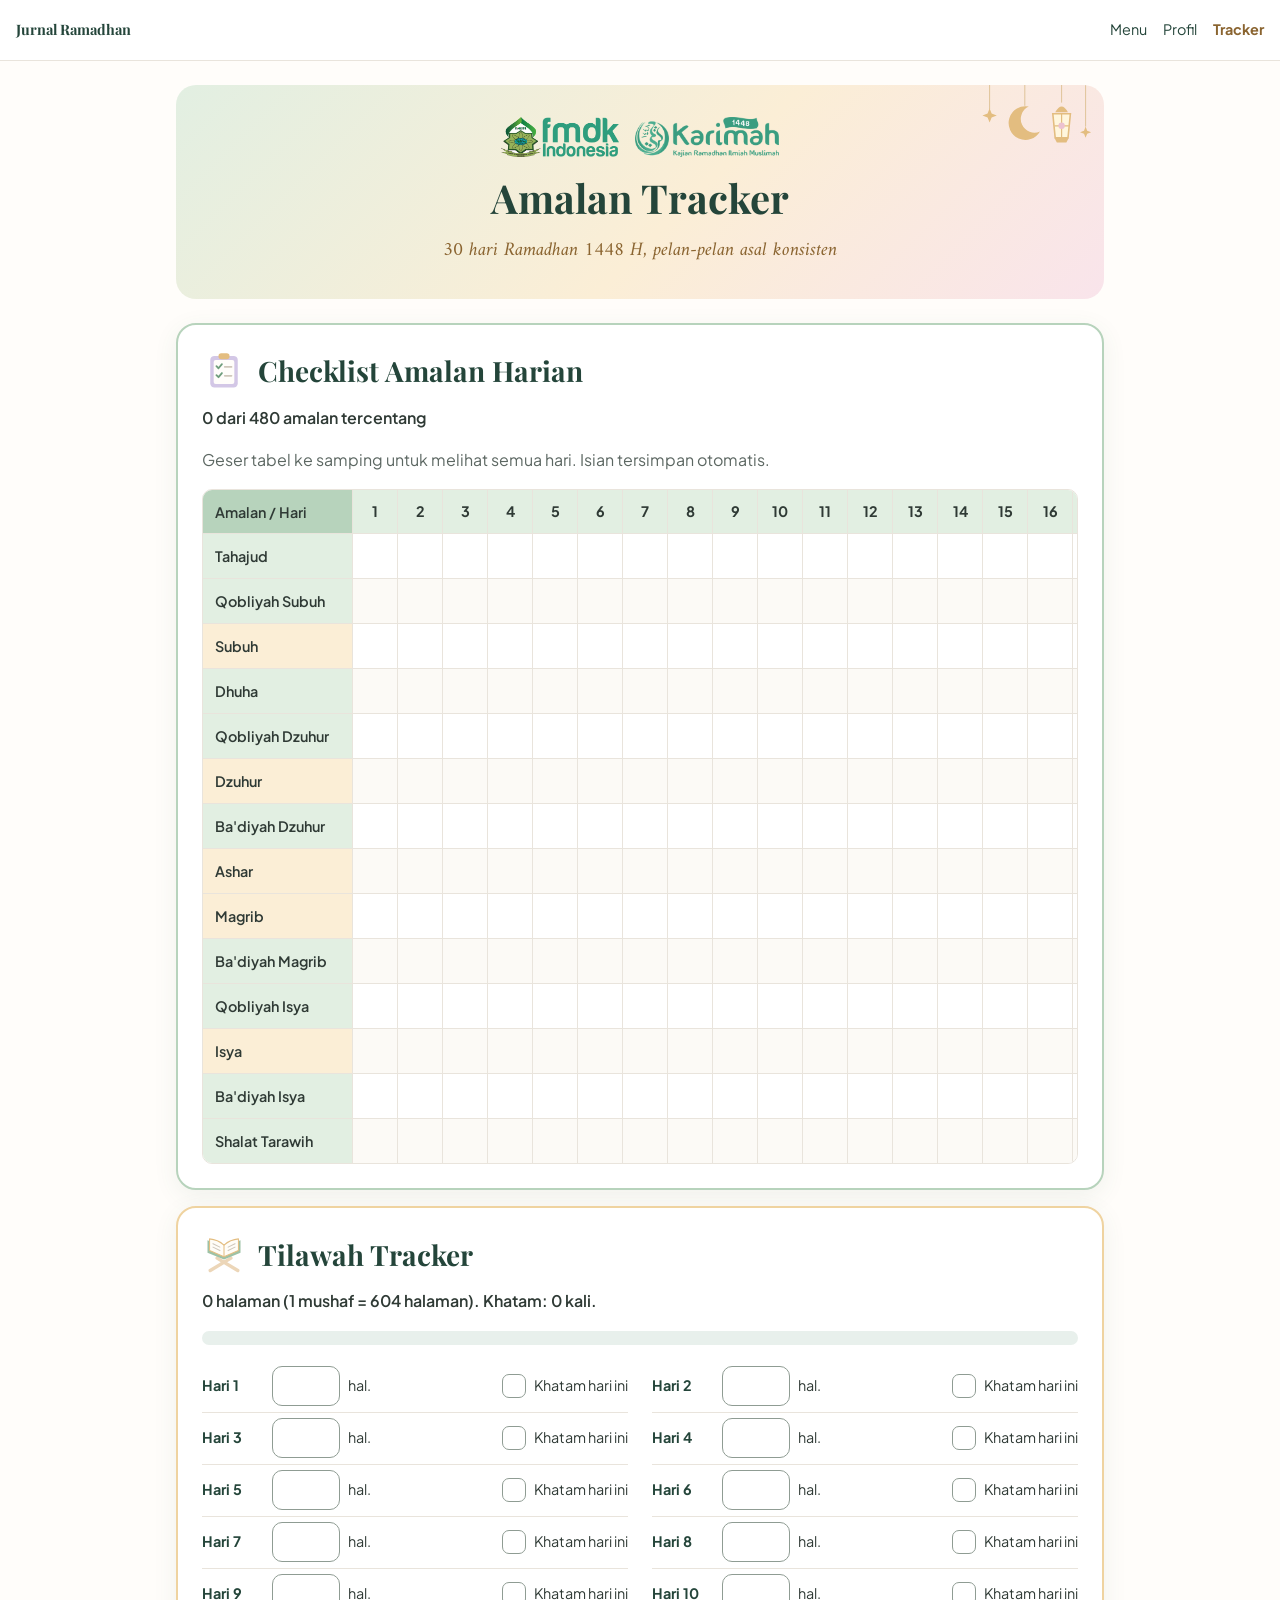
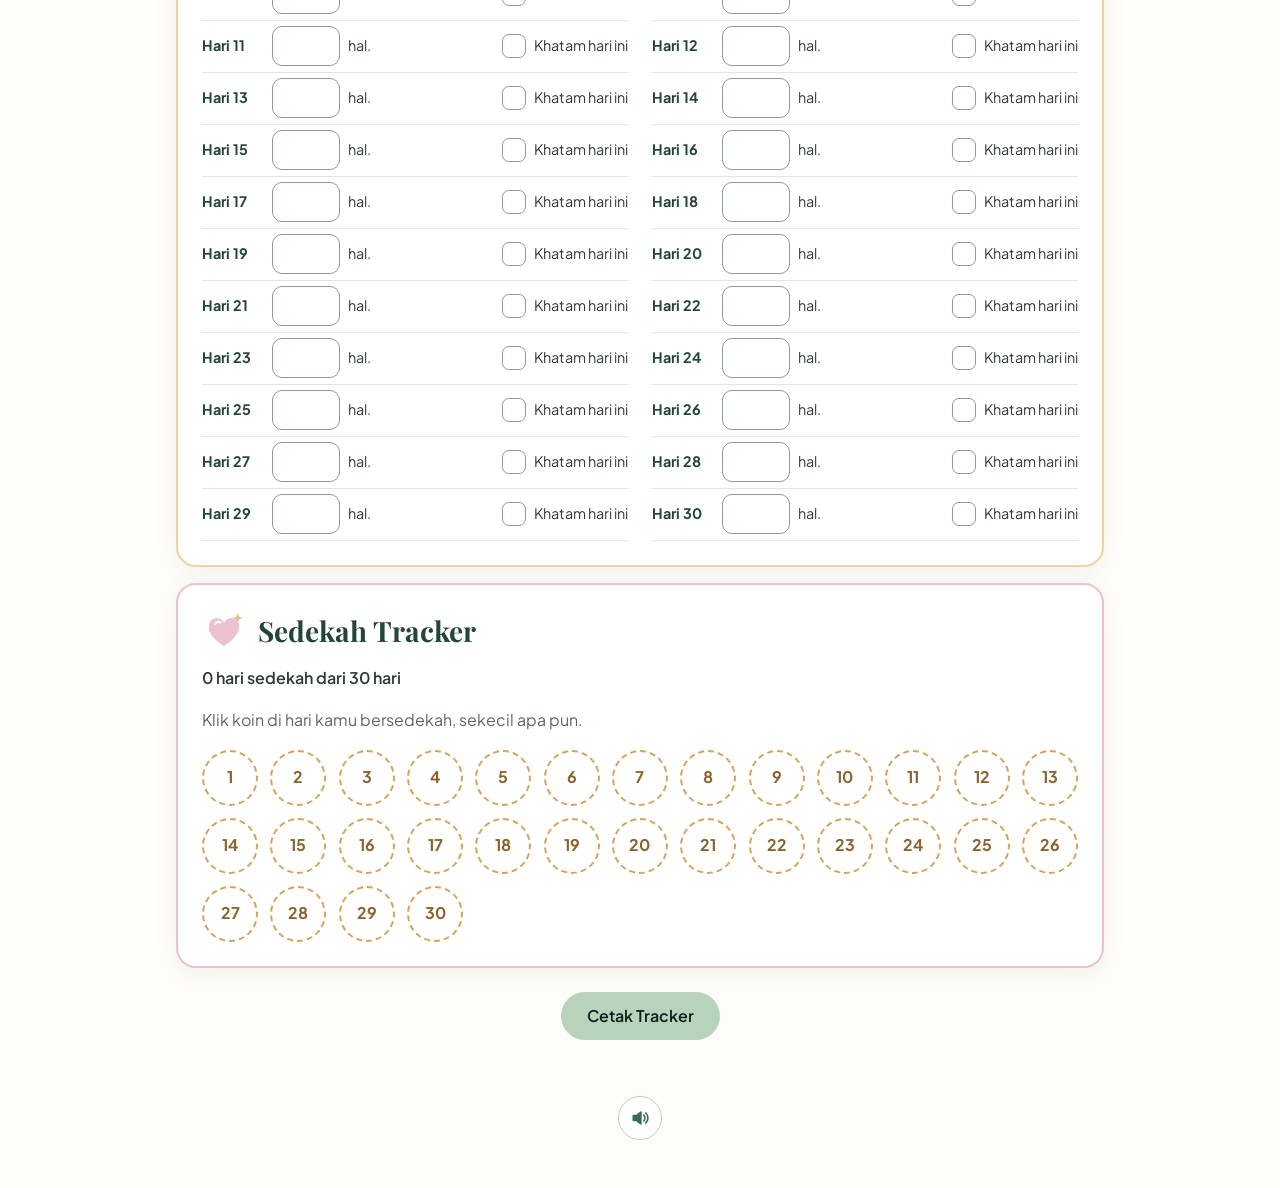
<file: tracker.html>
<!DOCTYPE html>
<html lang="id">
<head>
  <meta charset="UTF-8">
  <meta name="viewport" content="width=device-width, initial-scale=1, viewport-fit=cover">
  <title>Amalan Tracker | Jurnal Ramadhan 1448 H</title>
  <meta name="theme-color" content="#ffffff">
  <link rel="stylesheet" href="style.css">
  <link rel="stylesheet" href="print.css">
  <style>
    /* Gaya khusus tracker */
    body { background: #fffdfa; } /* putih hangat */
    .page { max-width: 960px; }

    .judul-bagian {
      display: flex;
      align-items: center;
      gap: var(--space-3);
      margin-bottom: var(--space-3);
    }

    .judul-bagian img { flex: none; width: 44px; height: 44px; }
    .judul-bagian h2 { margin: 0; }

    .kartu-hijau { border: 2px solid var(--sage); }
    .kartu-emas { border: 2px solid var(--honey); }
    .kartu-rose { border: 2px solid var(--rose); }

    .hitungan { font-weight: 600; }

    /* Status simpan menempel di bawah layar supaya selalu terlihat */
    .status {
      position: sticky;
      bottom: var(--space-3);
      z-index: 50;
      width: fit-content;
      margin: 0 auto;
      padding: var(--space-2) var(--space-4);
      border-radius: 999px;
      background: var(--green);
      color: #ffffff;
      font-size: 0.9rem;
      opacity: 0;
      pointer-events: none;
      transition: opacity 0.3s ease;
    }

    .status.tampil { opacity: 1; }
    .status.gagal { background: #a03a52; }

    /* --- Bagian 1: tabel --- */
    .gulir {
      max-height: 75vh;
      overflow: auto;
      border: 1px solid var(--border);
      border-radius: var(--radius-sm);
    }

    .tabel {
      border-collapse: separate;
      border-spacing: 0;
      min-width: 100%;
    }

    .tabel th,
    .tabel td {
      border-right: 1px solid var(--border);
      border-bottom: 1px solid var(--border);
      padding: 0;
      text-align: center;
    }

    /* Angka hari di atas */
    .tabel thead th {
      position: sticky;
      top: 0;
      z-index: 2;
      height: 44px;
      background: var(--sage-light);
      font-size: 0.9rem;
      font-weight: 700;
    }

    /* Nama amalan di kiri, tetap terlihat saat tabel digeser */
    .tabel .kolom-amalan {
      position: sticky;
      left: 0;
      z-index: 1;
      width: 150px;
      min-width: 150px;
      padding: 0 var(--space-3);
      background: var(--sage-light);
      font-size: 0.9rem;
      font-weight: 600;
      line-height: 1.25;
      text-align: left;
    }

    .tabel .kolom-amalan.wajib { background: var(--honey-light); }
    .tabel .kolom-amalan.lain { background: var(--lav-light); }
    .tabel thead .kolom-amalan { z-index: 3; background: var(--sage); }

    /* Checkbox memenuhi seluruh sel, jadi area kliknya besar */
    .tabel input {
      display: block;
      width: 100%;
      min-width: 44px;
      height: 44px;
      margin: 0;
      border: 0;
      border-radius: 0;
      background: #ffffff center / 20px no-repeat;
      appearance: none;
      -webkit-appearance: none;
      cursor: pointer;
    }

    .tabel tr:nth-child(even) input { background-color: #fcfaf6; }

    .tabel input:hover { background-color: var(--sage-light); }

    .tabel tr input:checked,
    .kotak:checked {
      background-color: #86ae92;
      background-image: url("data:image/svg+xml,%3Csvg xmlns='http://www.w3.org/2000/svg' viewBox='0 0 20 20' fill='none' stroke='%230d1f18' stroke-width='3' stroke-linecap='round' stroke-linejoin='round'%3E%3Cpath d='m4 10.5 4 4 8-9'/%3E%3C/svg%3E");
    }

    .tabel input:focus-visible { outline-offset: -3px; }

    /* --- Bagian 2: tilawah --- */
    .daftar-tilawah {
      display: grid;
      grid-template-columns: repeat(auto-fill, minmax(min(380px, 100%), 1fr));
      gap: 0 var(--space-5);
      margin: var(--space-4) 0 0;
      padding: 0;
      list-style: none;
    }

    .daftar-tilawah li {
      display: grid;
      grid-template-columns: 62px 1fr auto;
      align-items: center;
      gap: var(--space-2);
      min-height: 52px;
      border-bottom: 1px solid var(--border);
      font-size: 0.9rem;
    }

    .daftar-tilawah strong { color: var(--heading); }
    .daftar-tilawah label { display: flex; align-items: center; gap: var(--space-2); }
    .label-khatam { min-height: 44px; cursor: pointer; }

    .halaman {
      width: 68px;
      min-height: 40px;
      border: 1.5px solid var(--field-line);
      border-radius: var(--radius-sm);
      background: #ffffff;
      color: var(--text);
      font: inherit;
      text-align: center;
    }

    .kotak {
      width: 24px;
      height: 24px;
      margin: 0;
      border: 1.5px solid var(--field-line);
      border-radius: 7px;
      background: #ffffff center / 16px no-repeat;
      appearance: none;
      -webkit-appearance: none;
      cursor: pointer;
    }

    /* --- Bagian 3: sedekah --- */
    .daftar-koin {
      display: grid;
      grid-template-columns: repeat(auto-fill, minmax(56px, 1fr));
      justify-items: center;
      gap: var(--space-3);
      margin: var(--space-4) 0 0;
      padding: 0;
      list-style: none;
    }

    .koin {
      display: flex;
      align-items: center;
      justify-content: center;
      width: 56px;
      height: 56px;
      padding: 0;
      border: 2px dashed #d4a45c;
      border-radius: 50%;
      background: #ffffff;
      color: var(--accent);
      font: inherit;
      font-weight: 700;
      cursor: pointer;
      transition: transform 0.2s ease;
    }

    .koin:hover { transform: scale(1.06); }

    .koin[aria-pressed="true"] {
      border: 3px solid #b98a3f;
      background: radial-gradient(circle at 35% 30%, #fbeed6, var(--gold) 75%);
      color: var(--green-deep);
      box-shadow: inset 0 0 0 3px #f5e9c8;
    }

    .aksi { margin-top: var(--space-5); text-align: center; }

    @media (max-width: 480px) {
      .tabel .kolom-amalan { width: 116px; min-width: 116px; padding: 0 var(--space-2); font-size: 0.82rem; }
      .hanya-lebar { display: none; }
    }

    /* --- Cetak: lembar 1 = shalat, lembar 2 = tilawah + sedekah --- */
    @media print {
      body { background: #ffffff; }
      .page-header { padding: 2.5mm; margin-bottom: 3mm; }
      .page-header .quote { display: none; }
      .page-header h1 { font-size: 14pt; margin: 0; }
      .page-header .logo-bar { margin-bottom: 1mm; }
      .page-header .logo-bar img { height: 7mm; }
      .card { padding: 3mm; margin-bottom: 3mm; }
      .judul-bagian { margin-bottom: 1mm; }
      .judul-bagian img { width: 7mm; height: 7mm; }
      .judul-bagian h2 { font-size: 12pt; }
      .hitungan { margin-bottom: 1.5mm; font-size: 8.5pt; }
      .petunjuk { display: none; }

      .gulir { max-height: none; overflow: visible; border-radius: 0; }
      .tabel { width: 100%; table-layout: fixed; }
      .tabel thead th { position: static; height: 5mm; font-size: 5.5pt; }
      .tabel .kolom-amalan { position: static; width: 30mm; min-width: 0; padding: 0 1mm; font-size: 7.5pt; }
      .tabel input { min-width: 0; height: 6.8mm; background-size: 2.2mm; }

      .daftar-tilawah { grid-template-columns: 1fr 1fr; gap: 0 5mm; margin-top: 2mm; }
      .daftar-tilawah li { grid-template-columns: 13mm 1fr auto; min-height: 6.4mm; gap: 1mm; font-size: 8pt; }
      .label-khatam { min-height: 0; }
      .halaman { width: 11mm; min-height: 5mm; padding: 0; border-radius: 1mm; font-size: 8pt; appearance: textfield; -moz-appearance: textfield; }
      .halaman::-webkit-inner-spin-button { display: none; }
      .kotak { width: 4mm; height: 4mm; border-radius: 1mm; background-size: 3mm; }
      .progress { height: 2.5mm; }

      .daftar-koin { grid-template-columns: repeat(10, 1fr); gap: 1.5mm; margin-top: 2mm; }
      .koin { display: flex !important; width: 9mm; height: 9mm; font-size: 8pt; border-width: 0.4mm; box-shadow: none; }
    }
  </style>
</head>
<body>
  <nav class="nav-bar" aria-label="Navigasi utama">
    <a class="nav-title" href="index.html">Jurnal Ramadhan</a>
    <a href="menu.html">Menu</a>
    <a href="profil.html">Profil</a>
    <a href="tracker.html" aria-current="page">Tracker</a>
  </nav>

  <main class="page">
    <section class="journal-page">
      <header class="page-header page-header-hias">
        <div class="logo-bar">
          <img src="assets/logo-fmdki.png" alt="Logo FMDKI">
          <img src="assets/logo-karimah.png" alt="Logo KARIMAH">
        </div>
        <h1>Amalan Tracker</h1>
        <p class="quote">30 hari Ramadhan 1448 H, pelan-pelan asal konsisten</p>
      </header>

      <div class="card kartu-hijau">
        <div class="judul-bagian">
          <img src="assets/ikon-ceklis.svg" alt="">
          <h2 id="judulShalat">Checklist Amalan Harian</h2>
        </div>
        <p class="hitungan" id="hitungShalat"></p>
        <p class="text-soft petunjuk">Geser tabel ke samping untuk melihat semua hari. Isian tersimpan otomatis.</p>
        <div class="gulir" role="region" aria-labelledby="judulShalat" tabindex="0">
          <table class="tabel">
            <thead><tr id="kepalaTabel"><th class="kolom-amalan" scope="col">Amalan / Hari</th></tr></thead>
            <tbody id="isiTabel"></tbody>
          </table>
        </div>
      </div>
    </section>

    <section class="journal-page">
      <div class="card kartu-emas">
        <div class="judul-bagian">
          <img src="assets/ikon-quran.svg" alt="">
          <h2>Tilawah Tracker</h2>
        </div>
        <p class="hitungan" id="hitungTilawah"></p>
        <progress class="progress" id="batangTilawah" value="0" max="604" aria-labelledby="hitungTilawah"></progress>
        <ol class="daftar-tilawah" id="daftarTilawah"></ol>
      </div>

      <div class="card kartu-rose">
        <div class="judul-bagian">
          <img src="assets/ikon-hati.svg" alt="">
          <h2>Sedekah Tracker</h2>
        </div>
        <p class="hitungan" id="hitungSedekah"></p>
        <p class="text-soft petunjuk">Klik koin di hari kamu bersedekah, sekecil apa pun.</p>
        <ol class="daftar-koin" id="daftarKoin"></ol>
      </div>

      <p class="aksi"><button class="btn-primary" type="button" id="tombolCetak">Cetak Tracker</button></p>
    </section>

    <p class="status no-print" id="status" role="status"></p>
  </main>

  <script src="transisi.js"></script>
  <script src="storage.js"></script>
  <script src="tracker-data.js"></script>
  <script>
    /* ============ 1. DAFTAR AMALAN ada di tracker-data.js ============ */
    const HALAMAN_MUSHAF = 604; // satu mushaf standar

    const el = function (id) { return document.getElementById(id); };

    /* ============ 2. DATA ============
       Bentuknya: { shalat:  { "1-subuh": true },
                    tilawah: { "1": 5 },
                    khatam:  { "1": true },
                    sedekah: { "1": true } }
       Yang belum diisi tidak disimpan. */
    let data;

    function muatData() {
      const tersimpan = loadTracker();
      data = {};
      ["shalat", "tilawah", "khatam", "sedekah"].forEach(function (bagian) {
        const isi = tersimpan[bagian];
        data[bagian] = isi && typeof isi === "object" && !Array.isArray(isi) ? isi : {};
      });
    }

    // Mengubah apa pun menjadi bilangan bulat 0 sampai 604
    function angkaHalaman(nilai) {
      const angka = Math.floor(Number(nilai));
      return angka > 0 ? Math.min(angka, HALAMAN_MUSHAF) : 0;
    }

    // Menyimpan nilai, atau menghapusnya kalau kosong
    function ubah(bagian, kunci, nilai) {
      if (nilai) data[bagian][kunci] = nilai;
      else delete data[bagian][kunci];
      simpan();
    }

    /* ============ 3. SIMPAN OTOMATIS ============ */
    let jedaStatus;

    function simpan() {
      const berhasil = saveTracker(data);
      el("status").textContent = berhasil ? "Tersimpan otomatis" : "Gagal menyimpan. Memori penuh atau diblokir.";
      el("status").classList.toggle("gagal", !berhasil);
      el("status").classList.add("tampil");
      clearTimeout(jedaStatus);
      jedaStatus = setTimeout(function () { el("status").classList.remove("tampil"); }, berhasil ? 1200 : 6000);
      hitung();
    }

    /* ============ 4. MEMBUAT TAMPILAN (sekali, saat halaman dibuka) ============ */
    function buat(tag, atribut, induk) {
      const e = document.createElement(tag);
      Object.entries(atribut).forEach(function (pasangan) {
        if (pasangan[0] === "teks") e.textContent = pasangan[1];
        else e.setAttribute(pasangan[0], pasangan[1]);
      });
      if (induk) induk.appendChild(e);
      return e;
    }

    function buatTampilan() {
      // Kepala tabel: angka hari. Tiap baris: satu amalan.
      for (let hari = 1; hari <= JUMLAH_HARI; hari++) {
        buat("th", { scope: "col", teks: hari }, el("kepalaTabel"));
      }

      AMALAN_TRACKER.forEach(function (a) {
        const baris = buat("tr", {}, el("isiTabel"));
        buat("th", { scope: "row", class: "kolom-amalan " + (a.jenis || ""), teks: a.nama }, baris);
        for (let hari = 1; hari <= JUMLAH_HARI; hari++) {
          const td = buat("td", {}, baris);
          buat("input", {
            type: "checkbox",
            "data-kunci": hari + "-" + a.kunci,
            "aria-label": a.nama + " hari " + hari,
            autocomplete: "off"
          }, td);
        }
      });

      for (let hari = 1; hari <= JUMLAH_HARI; hari++) {
        const li = buat("li", {}, el("daftarTilawah"));
        buat("strong", { teks: "Hari " + hari }, li);
        const labelHalaman = buat("label", {}, li);
        buat("input", {
          type: "number", class: "halaman", min: 0, max: HALAMAN_MUSHAF, step: 1,
          inputmode: "numeric", "data-hari": hari,
          "aria-label": "Halaman tilawah hari " + hari, autocomplete: "off"
        }, labelHalaman);
        buat("span", { teks: "hal." }, labelHalaman);
        const labelKhatam = buat("label", { class: "label-khatam" }, li);
        buat("input", {
          type: "checkbox", class: "kotak", "data-hari": hari,
          "aria-label": "Khatam hari " + hari, autocomplete: "off"
        }, labelKhatam);
        const teksKhatam = buat("span", { teks: "Khatam" }, labelKhatam);
        buat("span", { class: "hanya-lebar", teks: " hari ini" }, teksKhatam);

        const tempat = buat("li", {}, el("daftarKoin"));
        buat("button", {
          type: "button", class: "koin", "data-hari": hari, "aria-pressed": "false",
          "aria-label": "Sedekah hari " + hari, teks: hari
        }, tempat);
      }
    }

    /* ============ 5. MENAMPILKAN DATA TERSIMPAN ============ */
    function tampilkan() {
      document.querySelectorAll(".tabel input").forEach(function (i) {
        i.checked = data.shalat[i.dataset.kunci] === true;
      });
      document.querySelectorAll(".halaman").forEach(function (i) {
        i.value = angkaHalaman(data.tilawah[i.dataset.hari]) || "";
      });
      document.querySelectorAll(".kotak").forEach(function (i) {
        i.checked = data.khatam[i.dataset.hari] === true;
      });
      document.querySelectorAll(".koin").forEach(function (k) {
        k.setAttribute("aria-pressed", data.sedekah[k.dataset.hari] === true);
      });
      hitung();
    }

    // Dihitung dari tampilan, jadi data asing di penyimpanan tidak ikut terhitung
    function hitung() {
      const jumlah = function (pilih) { return document.querySelectorAll(pilih).length; };

      el("hitungShalat").textContent =
        jumlah(".tabel input:checked") + " dari " + JUMLAH_HARI * AMALAN_TRACKER.length + " amalan tercentang";

      let total = 0;
      document.querySelectorAll(".halaman").forEach(function (i) { total += angkaHalaman(i.value); });
      el("hitungTilawah").textContent =
        total + " halaman (1 mushaf = " + HALAMAN_MUSHAF + " halaman). Khatam: " + jumlah(".kotak:checked") + " kali.";
      el("batangTilawah").value = Math.min(total, HALAMAN_MUSHAF);

      el("hitungSedekah").textContent =
        jumlah('.koin[aria-pressed="true"]') + " hari sedekah dari " + JUMLAH_HARI + " hari";
    }

    /* ============ 6. EVENT LISTENER ============
       Event delegation: cukup satu listener di induk, bukan 480 listener di
       tiap checkbox. Event dari checkbox "naik" ke induknya, lalu e.target
       memberi tahu checkbox mana yang diubah. */

    // Tabel: "change" terjadi saat checkbox dicentang atau dilepas
    el("isiTabel").addEventListener("change", function (e) {
      ubah("shalat", e.target.dataset.kunci, e.target.checked);
    });

    // Tilawah: "input" terjadi tiap ketikan, dan juga saat checkbox diubah
    el("daftarTilawah").addEventListener("input", function (e) {
      const i = e.target;
      if (i.classList.contains("kotak")) ubah("khatam", i.dataset.hari, i.checked);
      else ubah("tilawah", i.dataset.hari, angkaHalaman(i.value));
    });

    // Setelah selesai mengetik, angka di luar batas dirapikan (misalnya -3 atau 900)
    el("daftarTilawah").addEventListener("change", function (e) {
      if (e.target.classList.contains("halaman")) e.target.value = angkaHalaman(e.target.value) || "";
    });

    // Sedekah: klik koin membalik statusnya
    el("daftarKoin").addEventListener("click", function (e) {
      const koin = e.target.closest(".koin");
      if (!koin) return;
      const sudah = koin.getAttribute("aria-pressed") !== "true";
      koin.setAttribute("aria-pressed", sudah);
      ubah("sedekah", koin.dataset.hari, sudah);
    });

    el("tombolCetak").addEventListener("click", function () { window.print(); });

    // Kalau tracker diubah di tab lain, tab ini ikut diperbarui
    window.addEventListener("storage", function (e) {
      if (e.key === KUNCI_TRACKER || e.key === null) { muatData(); tampilkan(); }
    });

    /* ============ 7. MULAI ============ */
    buatTampilan();
    // pageshow: saat halaman dibuka dan saat kembali lewat tombol "back"
    window.addEventListener("pageshow", function () { muatData(); tampilkan(); });
  </script>
</body>
</html>
</file>
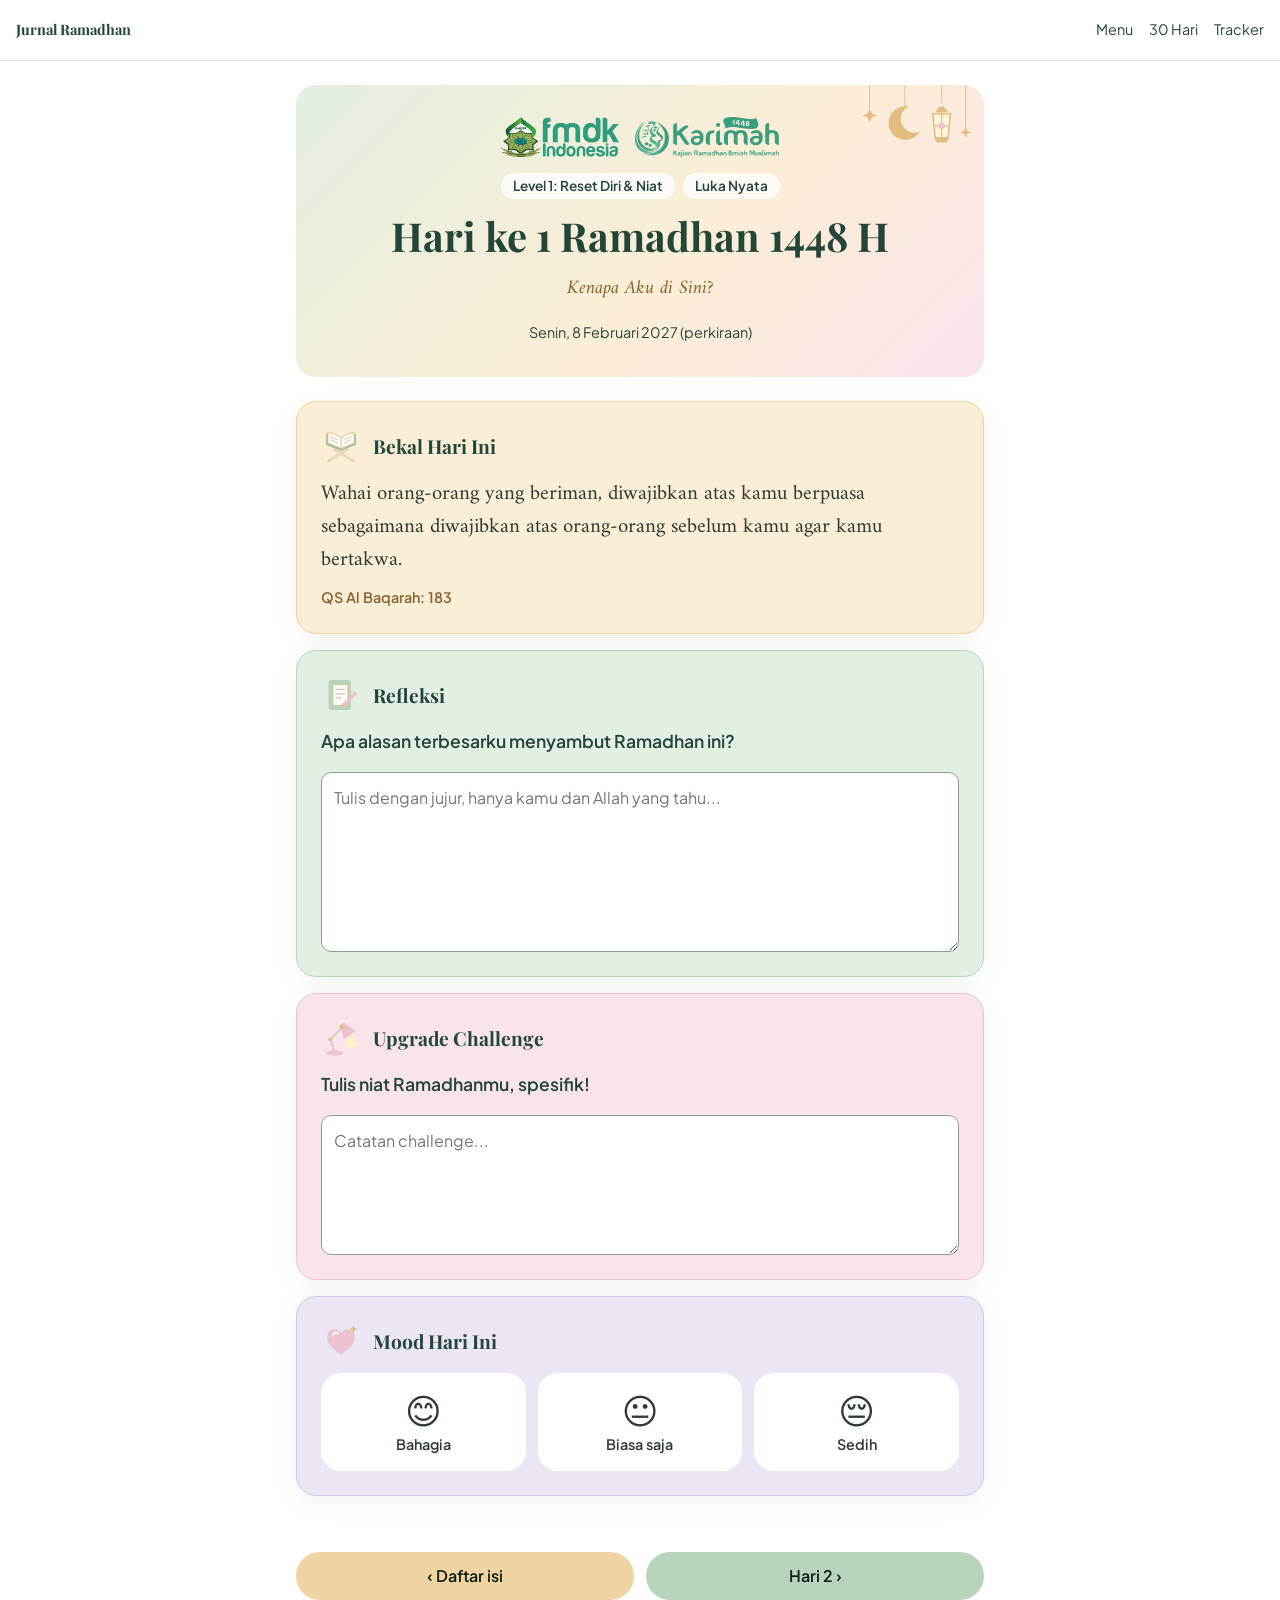
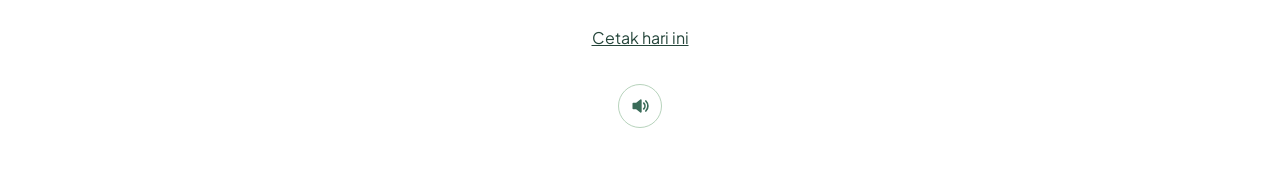
<file: jurnal/template.html>
<!DOCTYPE html>
<html lang="id">
<head>
  <meta charset="UTF-8">
  <meta name="viewport" content="width=device-width, initial-scale=1, viewport-fit=cover">
  <title>Jurnal Harian | Jurnal Ramadhan 1448 H</title>
  <meta name="theme-color" content="#ffffff">
  <link rel="stylesheet" href="../style.css">
  <link rel="stylesheet" href="../print.css">
  <style>
    /* Gaya khusus jurnal harian */
    .pil-baris {
      display: flex;
      flex-wrap: wrap;
      justify-content: center;
      gap: var(--space-2);
      margin-bottom: var(--space-3);
    }

    .pil {
      padding: 2px var(--space-3);
      border-radius: 999px;
      background: rgba(255, 255, 255, 0.75);
      color: var(--green);
      font-size: 0.85rem;
      font-weight: 600;
    }

    .tanggal { margin: 0; font-size: 0.9rem; }

    .kartu-judul {
      display: flex;
      align-items: center;
      gap: var(--space-3);
      margin-bottom: var(--space-3);
    }

    .kartu-judul img { flex: none; width: 40px; height: 40px; }
    .kartu-judul h2 { margin: 0; font-size: 1.2rem; }

    .ayat-teks {
      margin-bottom: var(--space-2);
      font-family: var(--font-arab);
      font-size: 1.3rem;
      line-height: 1.6;
    }

    .ayat-sumber { color: var(--accent); font-size: 0.9rem; font-weight: 600; }

    .pertanyaan {
      color: var(--heading);
      font-size: 1.1rem;
      font-weight: 600;
    }

    .field { margin-bottom: 0; }
    #refleksi { min-height: 180px; }

    .mood {
      display: grid;
      grid-template-columns: repeat(3, 1fr);
      gap: var(--space-3);
      margin: 0;
      padding: 0;
      border: 0;
    }

    .mood-judul { margin-bottom: var(--space-3); padding: 0; }
    .mood label { position: relative; cursor: pointer; }

    /* Radio tidak terlihat, tetapi tetap bisa dipilih dengan keyboard */
    .mood input {
      position: absolute;
      opacity: 0;
      width: 1px;
      height: 1px;
    }

    .mood span {
      display: flex;
      flex-direction: column;
      align-items: center;
      padding: var(--space-3) var(--space-2);
      border: 2px solid transparent;
      border-radius: var(--radius);
      background: #ffffff;
      font-size: 0.9rem;
      font-weight: 600;
    }

    .mood b { font-size: 2.2rem; font-weight: 400; line-height: 1.3; }

    .mood input:checked + span {
      border-color: var(--green-mid);
      background: var(--sage-light);
    }

    .mood input:focus-visible + span {
      outline: 3px solid var(--focus);
      outline-offset: 2px;
    }

    .status {
      min-height: 1.7em;
      margin: 0;
      color: var(--green-mid);
      font-size: 0.9rem;
      font-weight: 600;
      text-align: center;
    }

    .status.gagal { color: #a03a52; }

    .navigasi {
      display: grid;
      grid-template-columns: 1fr 1fr;
      gap: var(--space-3);
      margin-top: var(--space-4);
    }

    .navigasi a { padding-inline: var(--space-2); }

    .aksi { margin-top: var(--space-4); text-align: center; }

    .tautan-cetak {
      min-height: 44px;
      border: 0;
      background: none;
      color: var(--heading);
      font: inherit;
      text-decoration: underline;
      cursor: pointer;
    }

    @media print {
      .page-header { padding: 2.5mm; margin-bottom: 3mm; }
      .page-header .logo-bar { margin-bottom: 1mm; }
      .page-header .logo-bar img { height: 7mm; }
      .page-header h1 { font-size: 14pt; }
      .pil-baris { margin-bottom: 1mm; }
      .pil { font-size: 7.5pt; }
      .page-header .quote { margin-bottom: 0; }
      .tanggal { font-size: 8pt; }
      .card { margin-bottom: 2.5mm; padding: 3mm; }
      .kartu-judul { margin-bottom: 1mm; }
      .kartu-judul img { width: 7mm; height: 7mm; }
      .kartu-judul h2 { font-size: 11pt; }
      .ayat-teks { margin-bottom: 0; font-size: 9.5pt; line-height: 1.3; }
      .ayat-sumber { font-size: 8pt; }
      .pertanyaan { margin-bottom: 1.5mm; font-size: 9.5pt; }
      #refleksi { min-height: 21mm; }
      #catatan { min-height: 14mm; }
      .mood { gap: 2mm; }
      .mood-judul { margin-bottom: 1mm; }
      .mood span { flex-direction: row; justify-content: center; gap: 1.5mm; padding: 0.5mm; border-width: 0.4mm; font-size: 8pt; }
      .mood b { font-size: 12pt; }
    }
  </style>
</head>
<body>
  <nav class="nav-bar" aria-label="Navigasi utama">
    <a class="nav-title" href="../index.html">Jurnal Ramadhan</a>
    <a href="../menu.html">Menu</a>
    <a href="index.html">30 Hari</a>
    <a href="../tracker.html">Tracker</a>
  </nav>

  <main class="page">
    <!-- Tampil kalau ?hari= di alamat salah -->
    <div class="card card-rose" id="pesanSalah" hidden>
      <h1>Hari tidak ditemukan</h1>
      <p>Jurnal hanya ada untuk hari 1 sampai 30.</p>
      <p><a class="btn-primary" href="index.html">Lihat daftar hari</a></p>
    </div>

    <div id="isiJurnal" hidden>
      <header class="page-header page-header-hias">
        <div class="logo-bar">
          <img src="../assets/logo-fmdki.png" alt="Logo FMDKI">
          <img src="../assets/logo-karimah.png" alt="Logo KARIMAH">
        </div>
        <div class="pil-baris">
          <span class="pil" id="teksLevel"></span>
          <span class="pil" id="teksTema"></span>
        </div>
        <h1 id="teksHari"></h1>
        <p class="quote" id="teksJudul"></p>
        <p class="tanggal" id="teksTanggal"></p>
      </header>

      <!-- data-autoload: storage.js mengisi form dari jurnal-hari-N saat dibuka -->
      <form id="formJurnal" data-autoload="jurnal" autocomplete="off">
        <section class="card card-gold">
          <div class="kartu-judul"><img src="../assets/ikon-quran.svg" alt=""><h2>Bekal Hari Ini</h2></div>
          <p class="ayat-teks" id="teksAyat"></p>
          <p class="ayat-sumber" id="teksSumber"></p>
        </section>

        <section class="card card-green">
          <div class="kartu-judul"><img src="../assets/ikon-jurnal.svg" alt=""><h2>Refleksi</h2></div>
          <p class="pertanyaan" id="teksRefleksi"></p>
          <div class="field">
            <textarea id="refleksi" name="refleksi" aria-labelledby="teksRefleksi" placeholder="Tulis dengan jujur, hanya kamu dan Allah yang tahu..."></textarea>
          </div>
        </section>

        <section class="card card-rose">
          <div class="kartu-judul"><img src="../assets/ikon-lampu.svg" alt=""><h2>Upgrade Challenge</h2></div>
          <p class="pertanyaan" id="teksChallenge"></p>
          <div class="field">
            <textarea id="catatan" name="catatan" aria-labelledby="teksChallenge" placeholder="Catatan challenge..."></textarea>
          </div>
        </section>

        <section class="card card-lav">
          <div class="kartu-judul mood-judul"><img src="../assets/ikon-hati.svg" alt=""><h2 id="judulMood">Mood Hari Ini</h2></div>
          <div class="mood" role="radiogroup" aria-labelledby="judulMood">
            <label><input type="radio" name="mood" value="senang"><span><b aria-hidden="true">😊</b>Bahagia</span></label>
            <label><input type="radio" name="mood" value="biasa"><span><b aria-hidden="true">😐</b>Biasa saja</span></label>
            <label><input type="radio" name="mood" value="sedih"><span><b aria-hidden="true">😔</b>Sedih</span></label>
          </div>
        </section>
      </form>

      <p class="status no-print" id="status" role="status"></p>

      <nav class="navigasi no-print" aria-label="Pindah hari">
        <a class="btn-gold" id="linkSebelum"></a>
        <a class="btn-primary" id="linkSesudah"></a>
      </nav>
      <p class="aksi no-print"><button class="tautan-cetak" type="button" id="tombolCetak">Cetak hari ini</button></p>
    </div>
  </main>

  <script src="../transisi.js"></script>
  <script src="data.js"></script>
  <script src="../storage.js"></script>
  <script>
    const el = function (id) { return document.getElementById(id); };
    const form = el("formJurnal");

    /* ============ 1. URL PARAMETER ============
       Alamat: template.html?hari=7
       location.search berisi "?hari=7", lalu URLSearchParams mengambil "7".
       Number() mengubah teks "7" menjadi angka 7. Tanpa ?hari= dianggap 1. */
    const hari = Number(new URLSearchParams(location.search).get("hari") || 1);
    const isi = Number.isInteger(hari) ? JURNAL[hari] : undefined;

    if (isi) mulai();
    else el("pesanSalah").hidden = false;

    /* ============ 2. DYNAMIC CONTENT ============
       Satu HTML untuk 30 hari: tempat kosongnya diisi dari JURNAL[hari].
       textContent menulis sebagai teks biasa, bukan kode HTML. */
    function mulai() {
      // Auto-load di storage.js memakai hari yang sama persis dengan auto-save
      form.dataset.hari = hari;

      const level = levelHari(hari);
      document.title = "Hari " + hari + ": " + isi.judul + " | Jurnal Ramadhan 1448 H";

      el("teksHari").textContent = "Hari ke " + hari + " Ramadhan 1448 H";
      el("teksLevel").textContent = "Level " + level + ": " + LEVEL[level].nama;
      el("teksTema").textContent = isi.tema;
      el("teksJudul").textContent = isi.judul;
      el("teksTanggal").textContent = tanggalHari(hari);
      el("teksAyat").textContent = isi.ayat;
      el("teksSumber").textContent = isi.sumber;
      el("teksRefleksi").textContent = isi.refleksi;
      el("teksChallenge").textContent = isi.challenge;

      const sebelum = el("linkSebelum"), sesudah = el("linkSesudah");
      sebelum.href = hari > 1 ? "template.html?hari=" + (hari - 1) : "../menu.html";
      sebelum.textContent = hari > 1 ? "‹ Hari " + (hari - 1) : "‹ Daftar isi";
      sesudah.href = hari < JUMLAH_HARI ? "template.html?hari=" + (hari + 1) : "../penutup.html";
      sesudah.textContent = hari < JUMLAH_HARI ? "Hari " + (hari + 1) + " ›" : "Penutup ›";

      el("isiJurnal").hidden = false;
      pasangAutoSave();
    }

    /* ============ 3. AUTO-SAVE ============
       Menyimpan setengah detik setelah berhenti mengetik, bukan tiap huruf.
       Kuncinya "jurnal-hari-N", dibuat oleh saveJournal() di storage.js. */
    let jeda = null;

    function simpan() {
      clearTimeout(jeda);
      jeda = null;
      const berhasil = saveJournal(hari, bacaForm(form));
      el("status").textContent = berhasil ? "Tersimpan otomatis ✓" : "Gagal menyimpan. Memori penuh atau diblokir.";
      el("status").classList.toggle("gagal", !berhasil);
    }

    function pasangAutoSave() {
      form.addEventListener("input", function () {
        el("status").textContent = "Menyimpan...";
        clearTimeout(jeda);
        jeda = setTimeout(simpan, 500);
      });

      // Enter tidak boleh mengirim form
      form.addEventListener("submit", function (e) { e.preventDefault(); });

      // Pindah halaman atau tutup tab sebelum setengah detik: simpan saat itu juga
      window.addEventListener("pagehide", function () { if (jeda) simpan(); });
      document.addEventListener("visibilitychange", function () {
        if (document.visibilityState === "hidden" && jeda) simpan();
      });

      // Diisi di tab lain: perbarui tab ini, kecuali sedang diketik di sini
      window.addEventListener("storage", function (e) {
        if (e.key === kunciHari(hari) && !jeda) isiForm(form, loadJournal(hari));
      });

      el("tombolCetak").addEventListener("click", function () { window.print(); });
    }
  </script>
</body>
</html>
</file>
<file: style.css>
/* ==========================================================================
   style.css — Gaya global Jurnal Ramadhan 1448 H (FMDKI x KARIMAH 2027)

   Daftar isi:
     1. Font
     2. Variabel (warna merek, warna peran, font, jarak)
     3. Dasar (reset, body, tipografi)
     4. Layout (.page, .grid)
     5. Komponen (.nav-bar, .logo-bar, .page-header, .card, tombol)
     6. Form jurnal (.field)
     7. Aksesibilitas dan layar kecil
     8. Transisi halaman dan tombol suara
     9. Halaman Level 3D
   ========================================================================== */

/* 1. FONT ------------------------------------------------------------------
   @import wajib berada paling atas. Saat offline, browser memakai font
   cadangan yang ditulis di variabel --font-* di bawah. */
@import url("https://fonts.googleapis.com/css2?family=Amiri:ital,wght@0,400;0,700;1,400&family=Playfair+Display:ital,wght@0,600;0,700;1,400&family=Plus+Jakarta+Sans:wght@400;500;600;700&display=swap");

/* 2. VARIABEL -------------------------------------------------------------- */
:root {
  color-scheme: light; /* selalu putih, walaupun perangkat dark mode */

  /* Warna merek FMDKI */
  --green: #24453a;
  --green-mid: #3a6b58;
  --green-deep: #0d1f18;
  --gold: #c9a84c;
  --cream: #fdfaf3;
  --gold-light: #f5e9c8;
  --green-light: #e8f0ec;

  /* Warna pastel, senada dengan "Jurnal Mentee Pastel" */
  --sage: #b7d3bc;
  --sage-light: #e2efe2;
  --rose: #ecc2d0;
  --rose-light: #f9e4eb;
  --lav: #d3c7e6;
  --lav-light: #ece6f4;
  --honey: #efd3a0;
  --honey-light: #fbeed6;

  /* Warna peran: halaman baru cukup memakai variabel ini */
  --bg: #ffffff;
  --surface: #ffffff;
  --text: #2f3a35;
  --text-soft: #5c6762;
  --heading: var(--green);
  --accent: #8a6430;          /* cokelat emas: terbaca di atas putih */
  --border: #e9e4dc;
  --field-line: #8f9c93;
  --focus: var(--green-mid);
  --shadow: 0 6px 24px rgba(63, 102, 80, 0.08);

  /* Font */
  --font-display: "Playfair Display", Georgia, "Times New Roman", serif;
  --font-body: "Plus Jakarta Sans", "Segoe UI", system-ui, sans-serif;
  --font-arab: "Amiri", "Traditional Arabic", "Noto Naskh Arabic", serif;

  /* Skala jarak: kelipatan 4px */
  --space-1: 4px;
  --space-2: 8px;
  --space-3: 12px;
  --space-4: 16px;
  --space-5: 24px;
  --space-6: 32px;
  --space-7: 48px;

  --radius: 20px;
  --radius-sm: 10px;
  --page-width: 720px;
}

/* 3. DASAR ----------------------------------------------------------------- */
*,
*::before,
*::after {
  box-sizing: border-box;
}

html {
  scroll-behavior: smooth;
  -webkit-text-size-adjust: 100%;
  text-size-adjust: 100%;
}

body {
  margin: 0;
  background: var(--bg);
  color: var(--text);
  font-family: var(--font-body);
  font-size: 1rem;
  line-height: 1.65;
}

h1,
h2,
h3 {
  margin: 0 0 var(--space-3);
  color: var(--heading);
  font-family: var(--font-display);
  line-height: 1.25;
  text-wrap: balance;
}

h1 { font-size: clamp(1.75rem, 5vw, 2.5rem); }
h2 { font-size: clamp(1.35rem, 3.5vw, 1.75rem); }
h3 { font-size: 1.125rem; }

p { margin: 0 0 var(--space-4); }

a {
  color: var(--heading);
  text-underline-offset: 3px;
}

img {
  max-width: 100%;
  height: auto;
}

/* Pakai bersama atribut HTML: <p class="arab" lang="ar" dir="rtl"> */
.arab {
  font-family: var(--font-arab);
  font-size: 1.75rem;
  line-height: 2.1;
  text-align: right;
}

.quote {
  color: var(--accent);
  font-family: var(--font-arab);
  font-size: 1.2rem;
  font-style: italic;
}

.text-soft { color: var(--text-soft); }

/* Menang atas komponen yang punya display sendiri */
[hidden] { display: none !important; }

/* 4. LAYOUT ---------------------------------------------------------------- */
.page {
  max-width: var(--page-width);
  margin: 0 auto;
  padding: var(--space-5) var(--space-4) var(--space-7);
}

.grid {
  display: grid;
  grid-template-columns: repeat(auto-fit, minmax(min(220px, 100%), 1fr));
  gap: var(--space-4);
}

/* 5. KOMPONEN -------------------------------------------------------------- */

/* Navigasi atas yang menempel saat digulir */
.nav-bar {
  position: sticky;
  top: 0;
  z-index: 100;
  display: flex;
  flex-wrap: wrap;
  align-items: center;
  gap: var(--space-1) var(--space-4);
  padding: calc(var(--space-2) + env(safe-area-inset-top, 0px)) var(--space-4) var(--space-2);
  border-bottom: 1px solid var(--border);
  background: var(--bg);
  color: var(--green);
}

.nav-bar a {
  display: inline-flex;
  align-items: center;
  min-height: 44px;
  color: var(--green);
  font-size: 0.9rem;
  text-decoration: none;
}

.nav-bar a:hover,
.nav-bar a[aria-current="page"] {
  color: var(--accent);
}

.nav-bar a[aria-current="page"] { font-weight: 700; }

.nav-bar .nav-title {
  margin-right: auto;
  color: var(--green);
  font-family: var(--font-display);
  font-weight: 700;
}

/* Deretan logo FMDKI dan KARIMAH */
.logo-bar {
  display: flex;
  flex-wrap: wrap;
  align-items: center;
  justify-content: center;
  gap: var(--space-4);
}

.logo-bar img {
  width: auto;
  height: 48px;
  object-fit: contain;
}

/* Kepala halaman */
.page-header {
  margin-bottom: var(--space-5);
  padding: var(--space-6) var(--space-5);
  border-radius: var(--radius);
  background: linear-gradient(135deg, var(--sage-light), var(--honey-light) 55%, var(--rose-light));
  color: var(--green);
  text-align: center;
}

.page-header > :last-child { margin-bottom: 0; }

.page-header .logo-bar { margin-bottom: var(--space-4); }
.page-header .logo-bar img { height: 40px; }

/* Bulan, bintang, dan lentera yang berayun di sudut kanan atas */
.page-header-hias {
  position: relative;
  overflow: hidden;
  background: linear-gradient(135deg, var(--sage-light), var(--honey-light) 55%, var(--rose-light));
}

.page-header-hias::after {
  content: "";
  position: absolute;
  top: 0;
  right: 12px;
  width: 120px;
  height: 88px;
  background: url("assets/hiasan-gantung.svg") top right / contain no-repeat;
  transform-origin: 50% 0;
  animation: berayun 5s ease-in-out infinite alternate;
  pointer-events: none;
}

@keyframes berayun {
  from { transform: rotate(-3.5deg); }
  to { transform: rotate(3.5deg); }
}

/* Kartu */
.card {
  margin-bottom: var(--space-4);
  padding: var(--space-5);
  border: 1px solid var(--border);
  border-radius: var(--radius);
  background: var(--surface);
  box-shadow: var(--shadow);
}

.card > :last-child { margin-bottom: 0; }
.grid > .card { margin-bottom: 0; }

.card-green { border-color: var(--sage); background: var(--sage-light); }
.card-gold { border-color: var(--honey); background: var(--honey-light); }
.card-rose { border-color: var(--rose); background: var(--rose-light); }
.card-lav { border-color: var(--lav); background: var(--lav-light); }
.card-sage { border-color: #9dc2a6; background: var(--sage); }

/* Kartu yang seluruhnya bisa diklik: ikon di kiri, tulisan di kanan */
.link-card {
  display: flex;
  align-items: center;
  gap: var(--space-3);
  color: var(--text);
  text-decoration: none;
  transition: transform 0.2s ease;
}

.link-card:hover { transform: translateY(-2px); }
.link-card img { flex: none; width: 48px; height: 48px; }
.link-card strong { display: block; color: var(--heading); }
.link-card small { color: var(--text-soft); }

/* Batang kemajuan: <progress class="progress" value="3" max="30"> */
.progress {
  display: block;
  width: 100%;
  height: 14px;
  overflow: hidden;
  border: 0;
  border-radius: 999px;
  background: var(--green-light);
  appearance: none;
  -webkit-appearance: none;
}

.progress::-webkit-progress-bar { background: var(--green-light); }
.progress::-webkit-progress-value { border-radius: 999px; background: #86ae92; }
.progress::-moz-progress-bar { border-radius: 999px; background: #86ae92; }

/* Tombol: berlaku untuk <button> maupun <a> */
.btn-primary,
.btn-gold {
  display: inline-flex;
  align-items: center;
  justify-content: center;
  min-height: 48px;
  padding: var(--space-2) var(--space-5);
  border: 2px solid transparent;
  border-radius: 999px;
  font-family: inherit;
  font-size: 1rem;
  font-weight: 600;
  text-align: center;
  text-decoration: none;
  cursor: pointer;
  transition: background-color 0.2s ease;
}

.btn-primary {
  background: var(--sage);
  color: var(--green-deep);
}

.btn-primary:hover { background: #a3c5ab; }

.btn-gold {
  background: var(--honey);
  color: var(--green-deep);
}

.btn-gold:hover { background: #e6c486; }

.btn-primary:disabled,
.btn-gold:disabled {
  opacity: 0.55;
  cursor: not-allowed;
}

/* 6. FORM JURNAL -----------------------------------------------------------
   Contoh:
     <div class="field">
       <label for="nama">Nama lengkap</label>
       <input id="nama" name="nama">
     </div> */
.field { margin-bottom: var(--space-4); }

.field label {
  display: block;
  margin-bottom: var(--space-1);
  color: var(--heading);
  font-size: 0.9rem;
  font-weight: 600;
}

.field input:not([type="checkbox"]):not([type="radio"]):not([type="file"]),
.field select,
.field textarea {
  display: block;
  width: 100%;
  min-height: 44px;
  padding: var(--space-2) var(--space-1);
  border: 0;
  border-bottom: 2px solid var(--field-line);
  border-radius: 0;
  background: transparent;
  color: var(--text);
  font: inherit;
}

.field textarea {
  min-height: 140px;
  padding: var(--space-3);
  border: 1.5px solid var(--field-line);
  border-radius: var(--radius-sm);
  background: var(--surface);
  resize: vertical;
}

/* 7. AKSESIBILITAS DAN LAYAR KECIL ----------------------------------------- */
:focus-visible {
  outline: 3px solid var(--focus);
  outline-offset: 2px;
}

@media (max-width: 480px) {
  .page-header { padding: var(--space-5) var(--space-4); }
  .card { padding: var(--space-4); }
  .page-header .logo-bar { justify-content: flex-start; }
  .page-header .logo-bar img { height: 30px; }
  .page-header-hias::after { right: 4px; width: 84px; height: 62px; }
}

/* 8. TRANSISI HALAMAN DAN TOMBOL SUARA (lihat transisi.js) ----------------- */
@media screen {
  .page { animation: masuk-halus 0.55s ease backwards; }
}

@keyframes masuk-halus {
  from { opacity: 0; transform: translateY(14px); }
}

/* Aksen pastel yang melayang pelan. Aktif di <body data-aksen> (lihat transisi.js) */
.aksen-melayang {
  position: fixed;
  inset: 0;
  z-index: 0;
  overflow: hidden;
  pointer-events: none;
}

.aksen-melayang img {
  position: absolute;
  opacity: 0.6;
  animation: melayang 7s ease-in-out infinite alternate;
}

.aksen-melayang i {
  position: absolute;
  top: -24px;
  width: 12px;
  height: 12px;
  border-radius: 80% 0 80% 0;
  opacity: 0.75;
  animation: kelopak 16s linear infinite;
}

@keyframes melayang {
  from { transform: translate(0, 0) rotate(-8deg); }
  to { transform: translate(14px, -30px) rotate(9deg); }
}

@keyframes kelopak {
  from { transform: translate(0, 0) rotate(0); }
  50% { transform: translate(46px, 55vh) rotate(200deg); }
  to { transform: translate(-10px, 112vh) rotate(420deg); }
}

[data-aksen] > main { position: relative; z-index: 1; }

@media (prefers-reduced-motion: reduce) {
  .aksen-melayang i { display: none; }
}

body { transition: opacity 0.42s ease; }
body.pindah { opacity: 0; }

.tombol-suara {
  position: fixed;
  z-index: 60;
  left: calc(10px + env(safe-area-inset-left, 0px));
  bottom: calc(12px + env(safe-area-inset-bottom, 0px));
  display: flex;
  align-items: center;
  justify-content: center;
  width: 44px;
  height: 44px;
  padding: 0;
  border: 1.5px solid var(--sage);
  border-radius: 50%;
  background: rgba(255, 255, 255, 0.92);
  color: var(--green-mid);
  cursor: pointer;
}

.page > .tombol-suara,
.bab-teks > .tombol-suara { position: static; margin: var(--space-5) auto 0; }

@media (prefers-reduced-motion: reduce) {
  html { scroll-behavior: auto; }

  *,
  *::before,
  *::after {
    animation-duration: 0.01ms !important;
    animation-iteration-count: 1 !important;
    transition-duration: 0.01ms !important;
  }
}

/* 9. HALAMAN LEVEL 3D (bab1, bab2, bab3; lihat bab3d.js) -------------------- */
.bab {
  position: relative;
  display: grid;
  grid-template-columns: 1fr 1fr;
  align-items: center;
  gap: var(--space-5);
  min-height: calc(100vh - 61px);
  min-height: calc(100svh - 61px);
  overflow: hidden;
  padding: var(--space-5) clamp(16px, 5vw, 72px);
}

.bab #kanvas {
  position: absolute;
  z-index: 0;
  inset: 0;
  width: 100%;
  height: 100%;
  opacity: 0;
  transition: opacity 1s ease;
}

.bab #kanvas.siap { opacity: 1; }

/* Kotak kosong tempat objek 3D; ukurannya dibaca bab3d.js */
.bab-ruang { align-self: stretch; order: 2; pointer-events: none; }

.bab-teks {
  position: relative;
  z-index: 10;
  order: 1;
  max-width: 560px;
  padding: var(--space-5);
  border-radius: 28px;
  background: rgba(255, 255, 255, 0.72);
  box-shadow: 0 12px 40px rgba(63, 102, 80, 0.1);
  animation: masuk-halus 0.8s ease backwards;
}

.bab-teks .logo-bar { justify-content: flex-start; margin-bottom: var(--space-4); }
.bab-teks .logo-bar img { height: 40px; }
.bab-hari { display: inline-block; margin: 0 0 var(--space-2); padding: 2px var(--space-3); border-radius: 999px; background: var(--honey-light); color: var(--green); font-size: 0.9rem; font-weight: 600; }
.bab-teks h1 { margin-bottom: var(--space-2); }

.bab-ayat { margin-bottom: var(--space-5); padding: var(--space-4); border-left: 4px solid var(--honey); border-radius: 14px; background: rgba(255, 255, 255, 0.75); font-size: 0.95rem; }
.bab-ayat p { margin: 0; }
.bab-ayat #sumber { margin-top: var(--space-2); color: var(--accent); font-size: 0.85rem; font-weight: 600; }

.bab-tombol { min-height: 56px; padding-inline: var(--space-7); font-size: 1.1rem; }
.bab-balik { margin: var(--space-3) 0 0; font-size: 0.9rem; }

@media (max-width: 767px) {
  .bab { display: flex; flex-direction: column; align-items: stretch; gap: 0; padding: 0 var(--space-4) var(--space-7); }
  .bab #kanvas {
    inset: 0 0 auto 0;
    height: 60vh;
    height: 60svh;
    -webkit-mask-image: linear-gradient(#000 88%, transparent);
    mask-image: linear-gradient(#000 88%, transparent);
  }
  .bab-ruang { order: 1; flex: none; height: 40vh; height: 40svh; min-height: 220px; }
  .bab-teks { order: 2; max-width: none; text-align: center; }
  .bab-teks .logo-bar { justify-content: center; }
  .bab-teks .logo-bar img { height: 32px; }
  .bab-ayat { text-align: left; }
  .bab-tombol { width: 100%; }
}

/* HP miring: tetap dua kolom, teks bisa digulir */
@media (max-height: 520px) and (orientation: landscape) {
  .bab { display: grid; grid-template-columns: 1fr 1fr; gap: var(--space-4); padding: var(--space-3) var(--space-4); }
  .bab #kanvas { inset: 0; height: 100%; -webkit-mask-image: none; mask-image: none; }
  .bab-ruang { order: 2; height: auto; min-height: 0; }
  .bab-teks { order: 1; padding: var(--space-4); }
}

@media print {
  .bab #kanvas, .bab-ruang { display: none; }
  .bab { display: block; min-height: 0; }
}
</file>
<file: print.css>
/* ==========================================================================
   print.css — Aturan khusus cetak A5

   Muat SETELAH style.css di setiap halaman:
     <link rel="stylesheet" href="style.css">
     <link rel="stylesheet" href="print.css">

   Kelas yang dipakai:
     .journal-page  satu lembar A5
     .no-print      disembunyikan saat cetak
     .print-only    hanya muncul saat cetak
   ========================================================================== */

/* Satu-satunya aturan yang berlaku di layar */
.print-only { display: none; }

/* 1. KERTAS: A5 portrait. Area isi = 128mm x 190mm. */
@page {
  size: 148mm 210mm;
  margin: 10mm;
}

@media print {
  /* 2. WARNA: paksa latar tercetak, teks digelapkan, bayangan dihilangkan. */
  *,
  *::before,
  *::after {
    -webkit-print-color-adjust: exact !important;
    print-color-adjust: exact !important;
  }

  :root {
    --text: #1d2622;
    --text-soft: #4a554f;
    --shadow: none;

    /* 3. FONT CADANGAN: dipakai kalau Google Fonts tidak sempat termuat. */
    --font-display: "Playfair Display", Georgia, "Times New Roman", serif;
    --font-body: "Plus Jakarta Sans", Calibri, Arial, sans-serif;
    --font-arab: "Amiri", "Traditional Arabic", "Sakkal Majalla", "Times New Roman", serif;
  }

  body {
    font-size: 10pt;
    line-height: 1.5;
  }

  h1 { font-size: 18pt; }
  h2 { font-size: 14pt; }
  h3 { font-size: 11pt; }
  .arab { font-size: 16pt; line-height: 1.9; }

  /* 4. SEMBUNYIKAN navigasi, tombol, dan input file */
  .nav-bar,
  .btn-primary,
  .btn-gold,
  .no-print,
  button,
  input[type="file"] {
    display: none !important;
  }

  .print-only { display: block; }

  /* 5. SATU HALAMAN JURNAL = SATU LEMBAR A5 */
  .page {
    max-width: none;
    margin: 0;
    padding: 0;
  }

  .journal-page {
    page-break-after: always; /* browser lama */
    break-after: page;
  }

  /* Lembar terakhir tidak perlu pindah halaman, supaya tidak ada kertas kosong */
  .journal-page:last-of-type {
    page-break-after: auto;
    break-after: auto;
  }

  /* 6. RAPIKAN isi supaya muat dan tidak terpotong di tengah */
  .page-header {
    margin-bottom: 4mm;
    padding: 4mm;
  }

  .page-header h1 { margin-bottom: 1mm; }
  .page-header .quote { font-size: 10pt; }
  .page-header .logo-bar { justify-content: center; margin-bottom: 2mm; }
  .page-header .logo-bar img { height: 8mm; }

  .page-header-hias::after {
    right: 2mm;
    width: 18mm;
    height: 13mm;
    animation: none;
  }

  .card {
    margin-bottom: 4mm;
    padding: 4mm;
  }

  .card,
  .field,
  .page-header,
  tr,
  img {
    break-inside: avoid;
  }

  h2,
  h3 { break-after: avoid; }

  /* Tinggi textarea mengikuti isinya, jadi tulisan panjang tidak terpotong */
  .field textarea {
    field-sizing: content;
    min-height: 30mm;
    overflow: visible;
    resize: none;
  }

  input[type="date"]::-webkit-calendar-picker-indicator { display: none; }

  ::placeholder { color: transparent !important; }

  a {
    color: inherit;
    text-decoration: none;
  }

  /* 7. LEMBAR JURNAL (lihat lembar.js) */
  .lembar { page-break-before: always; break-before: page; }
  .lembar .page-header { padding: 3mm; }
  .lembar h2 { margin-bottom: 0; }
  .lembar .quote, .lembar .kecil { margin: 0; }
  .lembar .kecil { font-size: 8pt; }
  .kutipan { margin-bottom: 3mm; padding: 2.5mm 3mm; border-radius: 3mm; background: var(--honey-light); font-family: var(--font-arab); font-size: 10pt; line-height: 1.35; }
  .lembar h3 { margin-bottom: 1.5mm; font-family: var(--font-body); font-size: 9.5pt; }
  .kotak-jawab { min-height: 26mm; margin-bottom: 3mm; padding: 2mm 3mm; border: 0.3mm solid var(--field-line); border-radius: 3mm; font-size: 9pt; white-space: pre-wrap; overflow-wrap: anywhere; }
  .kotak-jawab.tinggi { min-height: 58mm; }
  .baris-mood { font-size: 10pt; white-space: pre; }
  .kotak-jawab { break-inside: auto; }

  /* 8. REKAP LENGKAP (lihat rekap.js) */
  .kotak-jawab.pendek { min-height: 12mm; }
  #rekapLengkap > .lembar:first-child { page-break-before: auto; break-before: auto; }
  .cetak-rekap > :not(#rekapLengkap) { display: none !important; }
  body:not(.cetak-rekap) > #rekapLengkap { display: none; } /* Ctrl+P biasa: hanya halaman penutup */
  .lembar.sampul { text-align: center; }
  .sampul .page-header { padding: 10mm 4mm; }
  .sampul .page-header .logo-bar img { height: 13mm; }
  .sampul .page-header h2 { font-size: 18pt; }
  .rekap-foto { width: 38mm; height: 50mm; margin: 4mm auto; border: 1mm solid var(--sage); border-radius: 5mm; object-fit: cover; }
  .rekap-nama { margin: 2mm 0; color: var(--heading); font-family: var(--font-display); font-size: 16pt; font-weight: 700; text-align: center; }
  .rekap-data { display: grid; grid-template-columns: 30mm 1fr; gap: 1.5mm 4mm; margin: 4mm 6mm; padding: 4mm; border: 0.3mm solid var(--border); border-radius: 4mm; text-align: left; }
  .rekap-data:empty { display: none; }
  .rekap-data dt { color: var(--accent); font-weight: 700; }
  .rekap-data dd { margin: 0; overflow-wrap: anywhere; }
  .lembar .angka { display: grid; grid-template-columns: repeat(5, 1fr); gap: 2mm; margin: 0 0 5mm; padding: 0; list-style: none; }
  .lembar .angka li { padding: 2mm 1mm; border-radius: 3mm; background: var(--sage-light); font-size: 7.5pt; text-align: center; }
  .lembar .angka li:nth-child(2n) { background: var(--honey-light); }
  .lembar .angka li:nth-child(3n) { background: var(--rose-light); }
  .lembar .angka strong { display: block; color: var(--green); font-family: var(--font-display); font-size: 13pt; }
  .rekap-mood, .rekap-tilawah, .rekap-koin { display: grid; gap: 1.5mm; margin: 0 0 5mm; padding: 0; list-style: none; text-align: center; }
  .rekap-mood { grid-template-columns: repeat(10, 1fr); }
  .rekap-mood li { padding: 1mm 0; border-radius: 2mm; background: #f4f3f1; }
  .rekap-mood small, .rekap-tilawah small { display: block; color: var(--text-soft); font-size: 6.5pt; }
  .rekap-mood span { font-size: 12pt; line-height: 1.3; }
  .lembar .mood-senang { background: var(--honey-light); }
  .lembar .mood-biasa { background: var(--sage-light); }
  .lembar .mood-sedih { background: var(--lav-light); }
  .rekap-batang { display: grid; grid-template-columns: 32mm 1fr 16mm; align-items: center; gap: 2mm; margin-bottom: 2mm; font-size: 9pt; }
  .rekap-batang .jalur { height: 5mm; overflow: hidden; border-radius: 3mm; background: #f4f3f1; }
  .rekap-batang i { display: block; height: 100%; }
  .rekap-batang i.mood-senang { background: var(--honey); }
  .rekap-batang i.mood-biasa { background: var(--sage); }
  .rekap-batang i.mood-sedih { background: var(--lav); }
  .rekap-tabel { width: 100%; border-collapse: collapse; table-layout: fixed; }
  .rekap-tabel th, .rekap-tabel td { height: 7.5mm; padding: 0; border: 0.2mm solid var(--border); font-size: 6pt; text-align: center; }
  .rekap-tabel thead th { height: 5mm; background: var(--sage-light); font-size: 5pt; }
  .rekap-tabel th:first-child { width: 28mm; padding-left: 1mm; background: var(--sage-light); font-size: 7pt; text-align: left; }
  .rekap-tabel th.wajib { background: var(--honey-light) !important; }
  .rekap-tabel th.lain { background: var(--lav-light) !important; }
  .rekap-tabel td.ya { background: #86ae92; color: #0d1f18; font-weight: 700; }
  .rekap-tilawah { grid-template-columns: repeat(6, 1fr); }
  .rekap-tilawah li { padding: 1.2mm 0; border: 0.3mm solid var(--border); border-radius: 2mm; }
  .rekap-tilawah li.khatam { border-color: #d4a45c; background: var(--honey-light); }
  .rekap-tilawah b { font-size: 9pt; }
  .rekap-koin { grid-template-columns: repeat(10, 1fr); justify-items: center; }
  .rekap-koin li { display: flex; align-items: center; justify-content: center; width: 9mm; height: 9mm; border: 0.4mm dashed #d4a45c; border-radius: 50%; font-size: 8pt; }
  .rekap-koin li.ya { border-style: solid; background: var(--gold); font-weight: 700; }
  .rekap-ucapan { margin-top: 8mm; text-align: center; }
  .rekap-coretan { display: block; width: 100%; height: auto; margin-top: 3mm; border: 0.4mm solid var(--rose); border-radius: 3mm; background: #fffdf6; }
  .lembar h3 + .rekap-data { margin-top: 0; }
}
</file>
